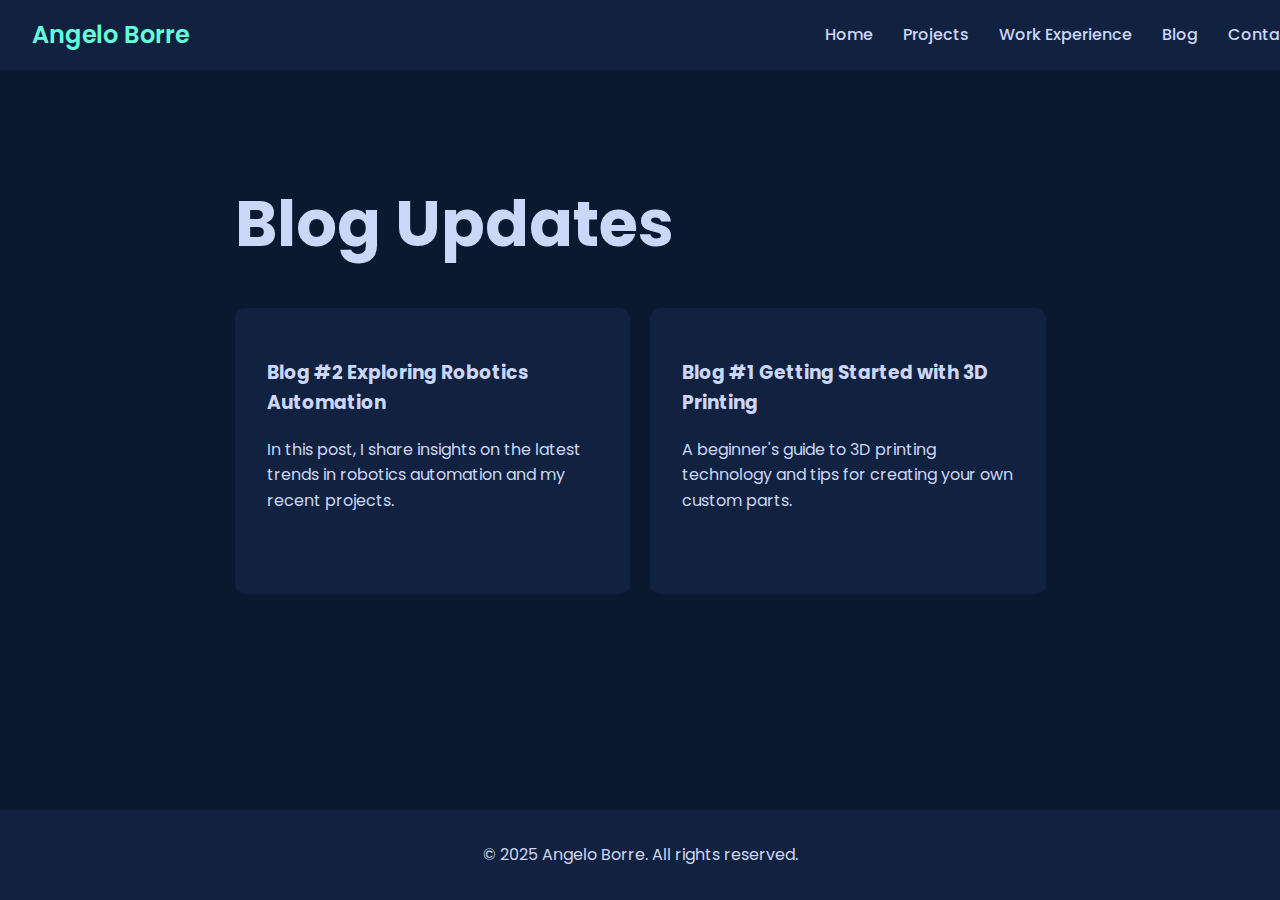
<file: blog.html>
<!DOCTYPE html>
<html lang="en">
<head>
  <meta charset="UTF-8" />
  <meta name="viewport" content="width=device-width, initial-scale=1.0"/>
  <title>My Reflection</title>
  <link href="https://fonts.googleapis.com/css2?family=Poppins:wght@400;600&display=swap" rel="stylesheet" />
  <link rel="stylesheet" href="styles.css" />
</head>
<body>
  <header>
    <nav>
      <div class="logo">Angelo Borre</div>
      <ul class="nav-links">
        <li><a href="index.html">Home</a></li>
        <li><a href="projects.html">Projects</a></li>
        <li><a href="experience.html">Work Experience</a></li>
        <li><a href="blog.html" class="active">Blog</a></li>
        <li><a href="contact.html">Contact</a></li>
      </ul>
    </nav>
  </header>

  <main class="content">
    <h2>Blog Updates</h2>
    <div class="project-grid">
        <div class="project-card">
            <article class="blog-post">
      <h3>Blog #2 Exploring Robotics Automation</h3>
      <p>In this post, I share insights on the latest trends in robotics automation and my recent projects.</p>
    </article>
        </div>
        <div class="project-card">
            <article class="blog-post">
      <h3>Blog #1 Getting Started with 3D Printing</h3>
      <p>A beginner's guide to 3D printing technology and tips for creating your own custom parts.</p>
    </article>
        </div>
    </div>
  </main>

  <footer>
    <p>&copy; 2025 Angelo Borre. All rights reserved.</p>
  </footer>

  <script src="script.js"></script>
</body>
</html>
</file>
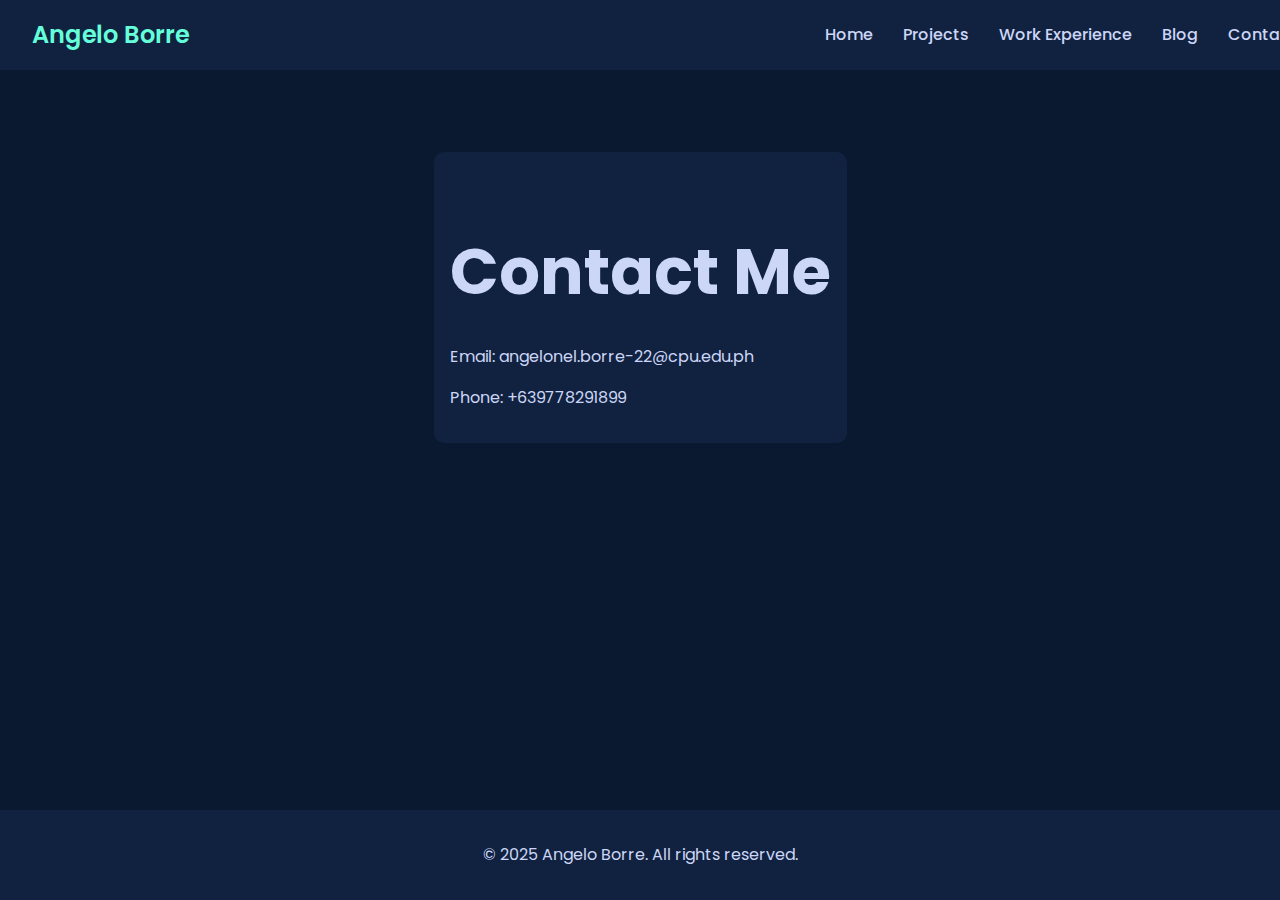
<file: contact.html>
<!DOCTYPE html>
<html lang="en">
<head>
  <meta charset="UTF-8" />
  <meta name="viewport" content="width=device-width, initial-scale=1.0"/>
  <title>Contact me!</title>
  <link href="https://fonts.googleapis.com/css2?family=Poppins:wght@400;600&display=swap" rel="stylesheet" />
  <link rel="stylesheet" href="styles.css" />
</head>
<body>
  <header>
    <nav>
      <div class="logo">Angelo Borre</div>
      <ul class="nav-links">
        <li><a href="index.html">Home</a></li>
        <li><a href="projects.html">Projects</a></li>
        <li><a href="experience.html">Work Experience</a></li>
        <li><a href="blog.html">Blog</a></li>
        <li><a href="contact.html" class="active">Contact</a></li>
      </ul>
    </nav>
  </header>

  <main class="content">
    <div class="project-grid">
        <div class="project-card">
            <h2>Contact Me</h2>
            <p>Email: angelonel.borre-22@cpu.edu.ph</p>
            <p>Phone: +639778291899</p>
        </div>
    </div>
    
  </main>

  <footer>
    <p>&copy; 2025 Angelo Borre. All rights reserved.</p>
  </footer>

  <script src="script.js"></script>
</body>
</html>
</file>
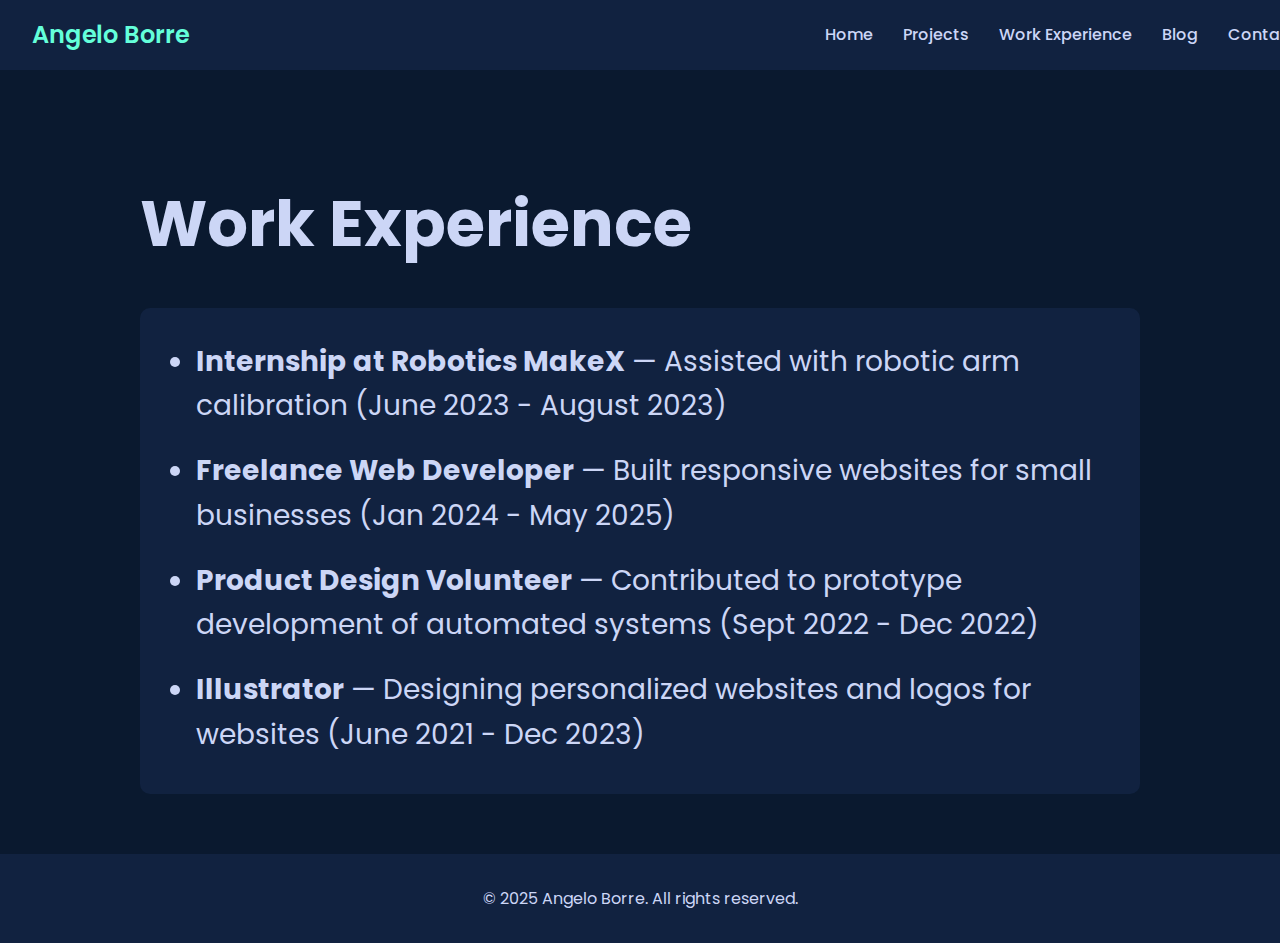
<file: experience.html>
<!DOCTYPE html>
<html lang="en">
<head>
  <meta charset="UTF-8" />
  <meta name="viewport" content="width=device-width, initial-scale=1.0"/>
  <title>Work Experiences</title>
  <link href="https://fonts.googleapis.com/css2?family=Poppins:wght@400;600&display=swap" rel="stylesheet" />
  <link rel="stylesheet" href="styles.css" />
</head>
<body>
  <header>
    <nav>
      <div class="logo">Angelo Borre</div>
      <ul class="nav-links">
        <li><a href="index.html">Home</a></li>
        <li><a href="projects.html">Projects</a></li>
        <li><a href="experience.html" class="active">Work Experience</a></li>
        <li><a href="blog.html">Blog</a></li>
        <li><a href="contact.html">Contact</a></li>
      </ul>
    </nav>
  </header>

  <main class="content">
    <h2>Work Experience</h2>
    <div class="project-grid">
      <div class="project-card">
        <ul>
      <li><strong>Internship at Robotics MakeX</strong> — Assisted with robotic arm calibration (June 2023 - August 2023)</li>
      <li><strong>Freelance Web Developer</strong> — Built responsive websites for small businesses (Jan 2024 - May 2025)</li>
      <li><strong>Product Design Volunteer</strong> — Contributed to prototype development of automated systems (Sept 2022 - Dec 2022)</li>
      <li><strong>Illustrator</strong> — Designing personalized websites and logos for websites (June 2021 - Dec 2023)</li>
    </ul>
      </div>
    </div>
  </main>

  <footer>
    <p>&copy; 2025 Angelo Borre. All rights reserved.</p>
  </footer>

  <script src="script.js"></script>
</body>
</html>
</file>
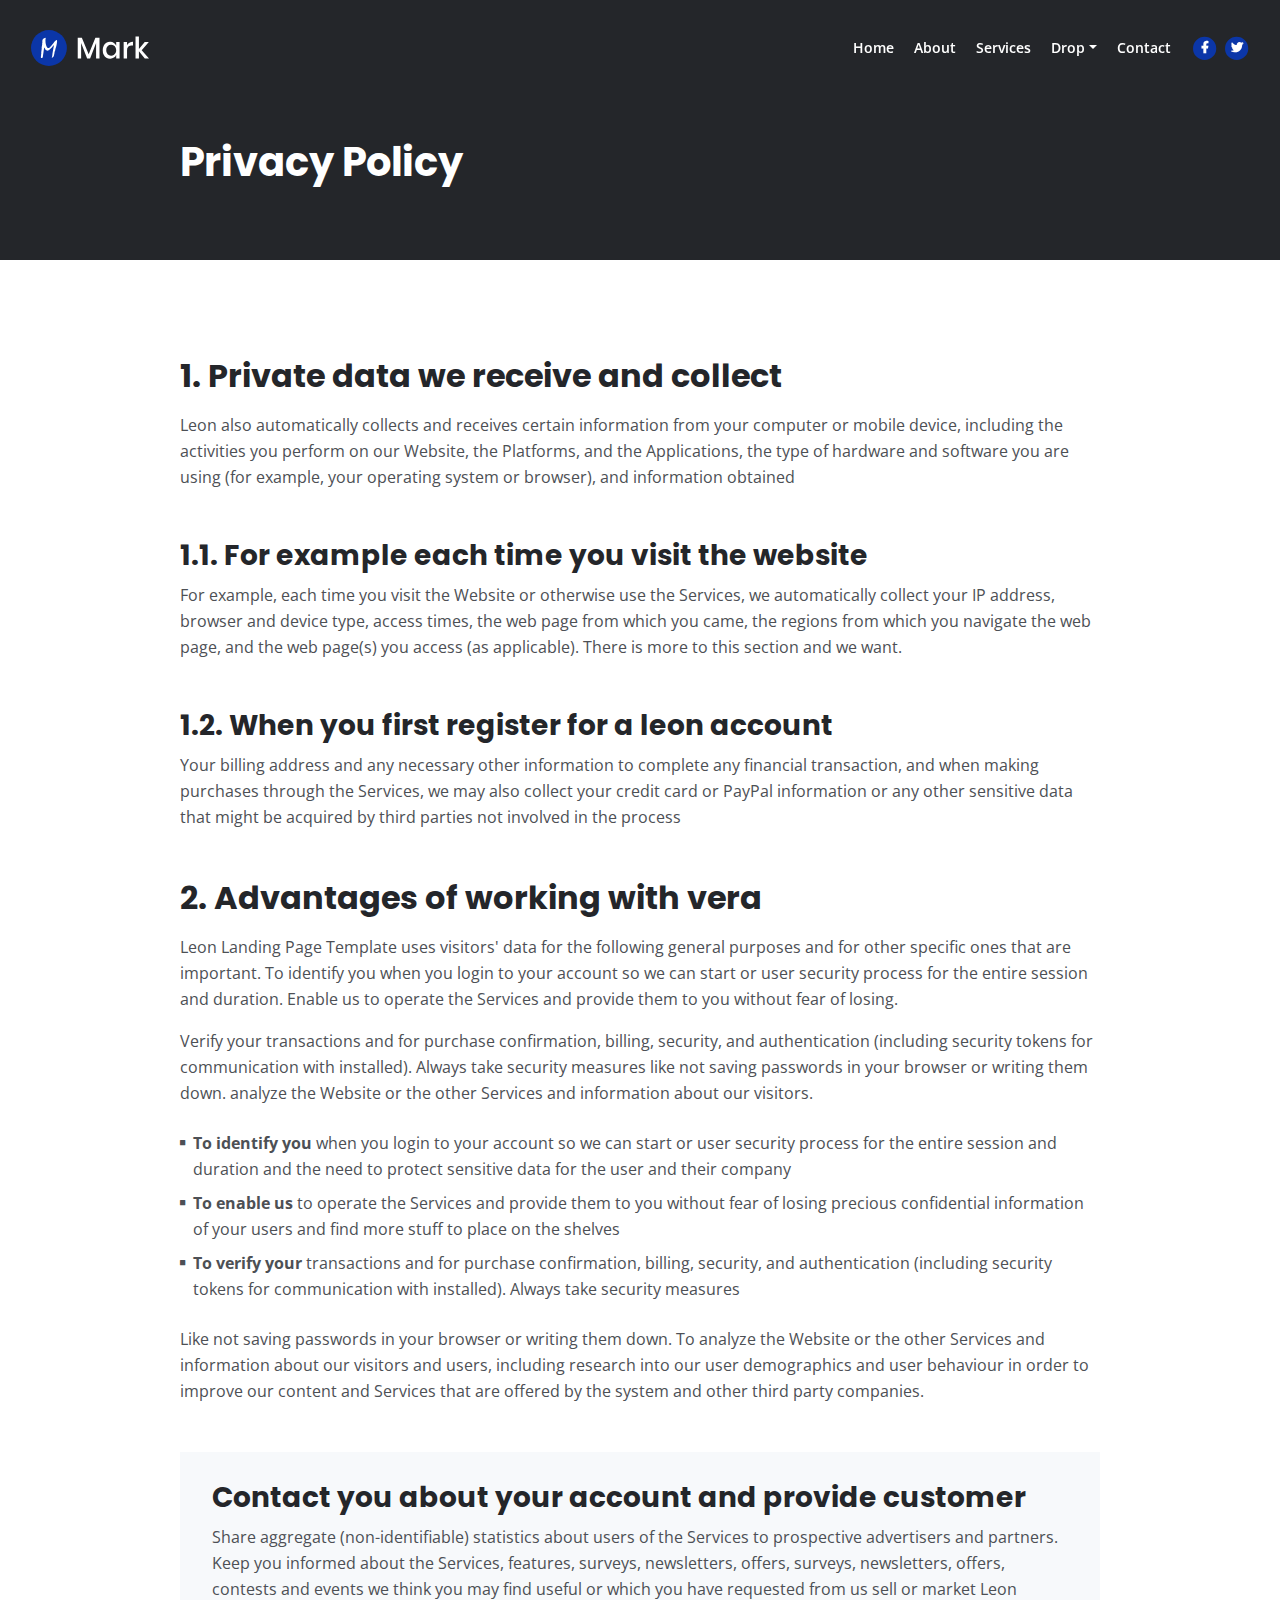
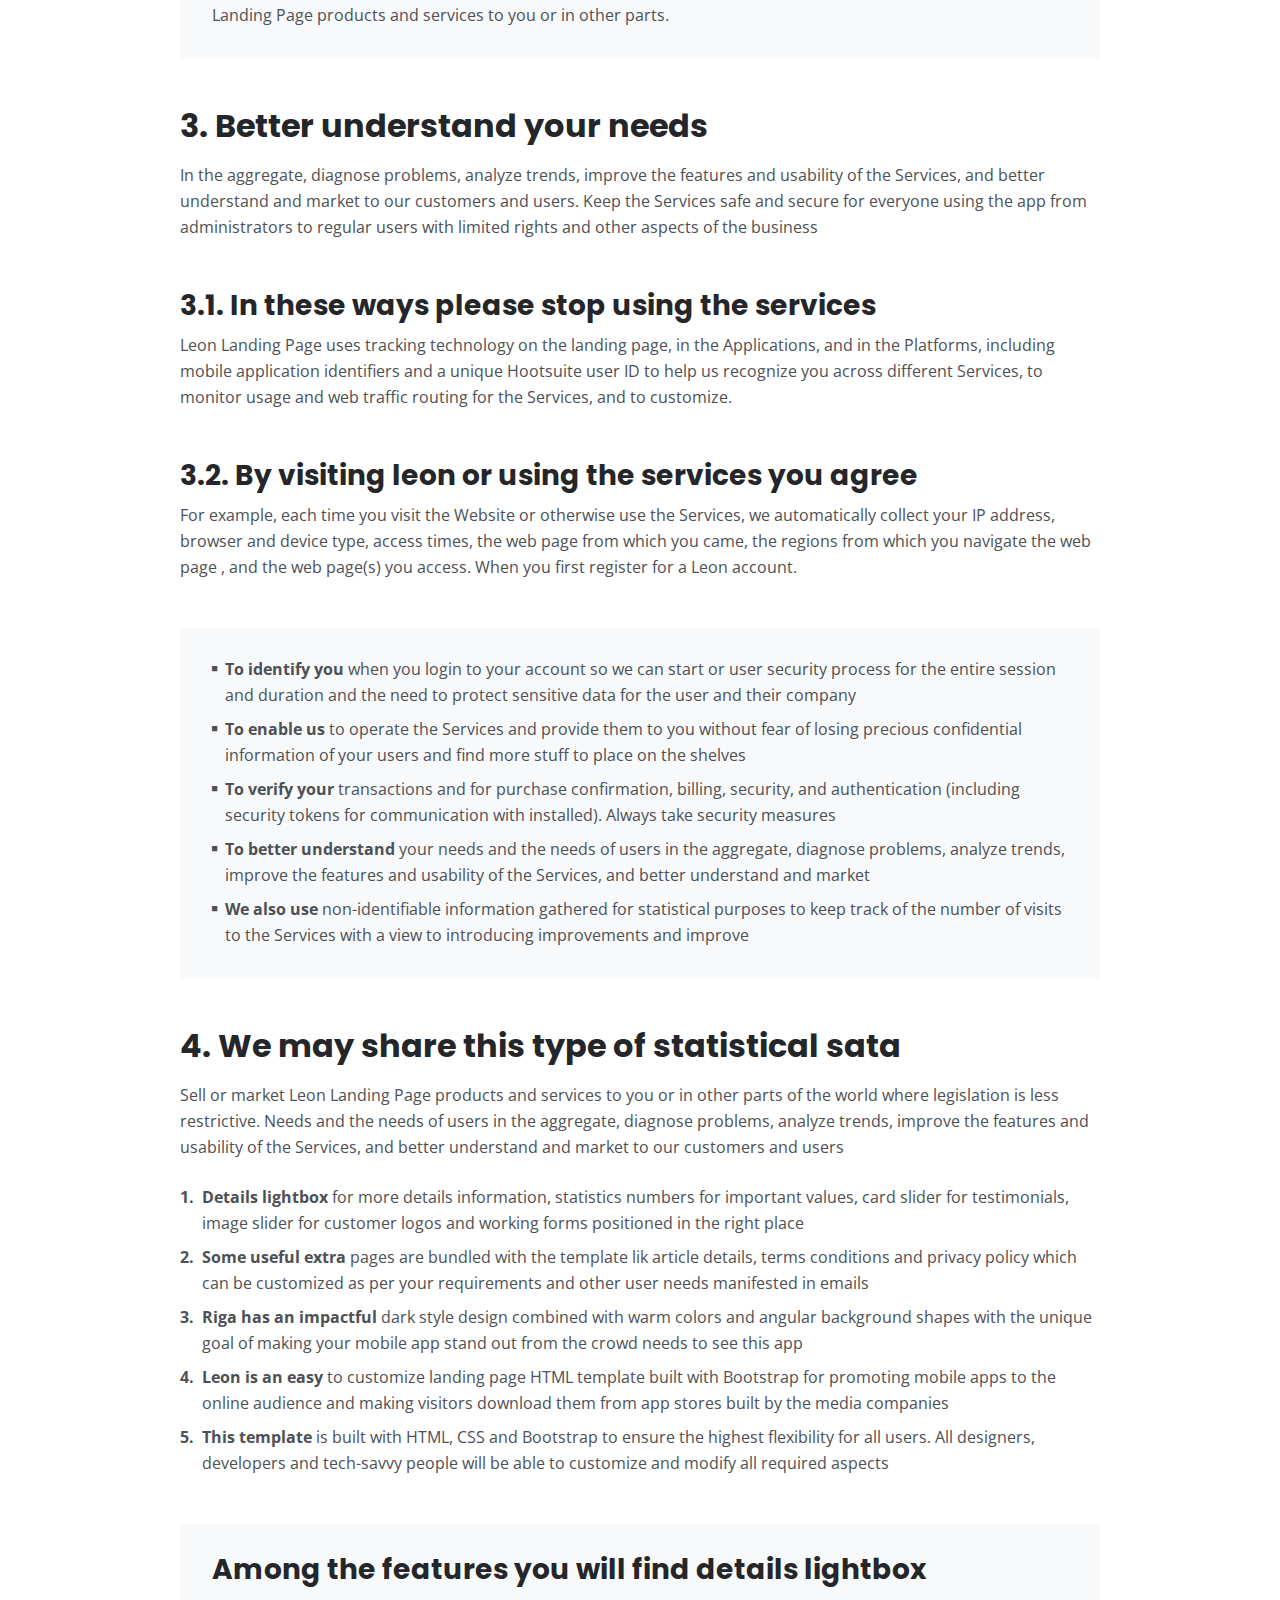
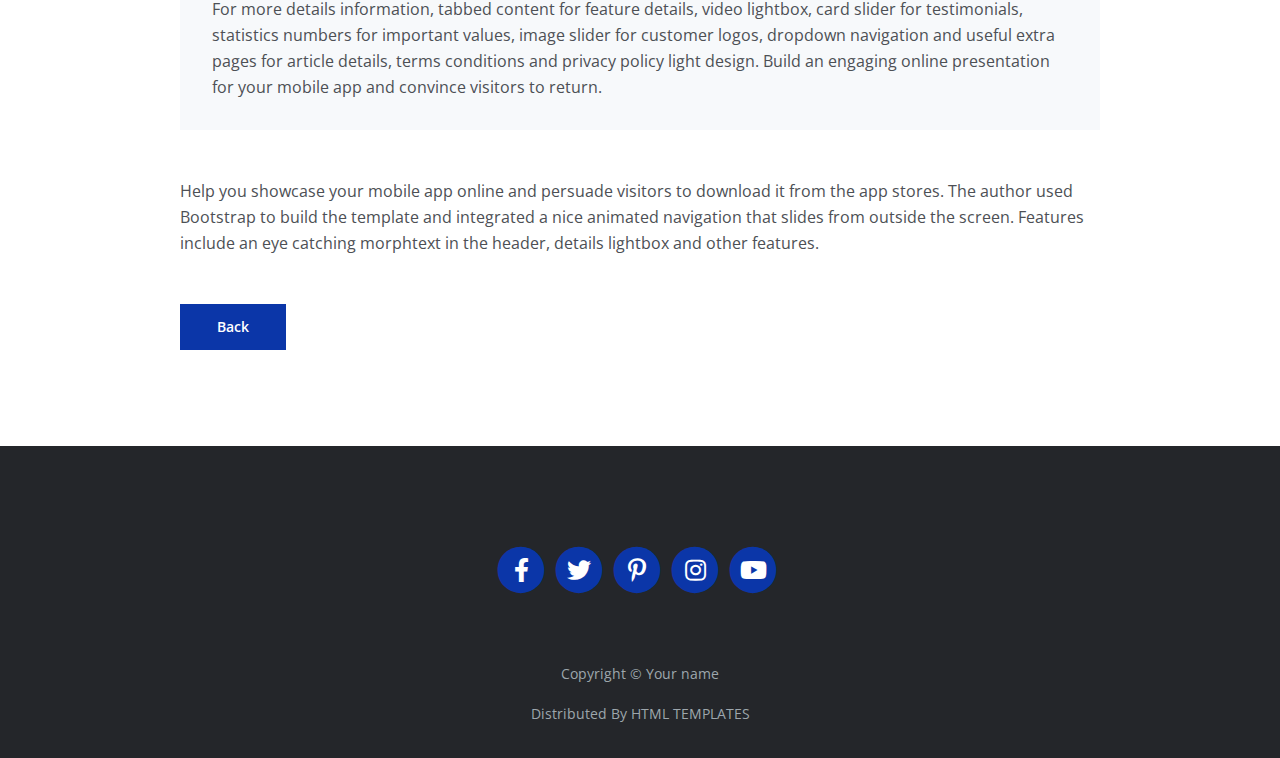
<file: privacy.html>
<!DOCTYPE html>
<html lang="en">
<head>
    <meta charset="utf-8">
    <meta name="viewport" content="width=device-width, initial-scale=1, shrink-to-fit=no">
    
    <!-- SEO Meta Tags -->
    <meta name="description" content="Your description">
    <meta name="author" content="Your name">

    <!-- OG Meta Tags to improve the way the post looks when you share the page on Facebook, Twitter, LinkedIn -->
	<meta property="og:site_name" content="" /> <!-- website name -->
	<meta property="og:site" content="" /> <!-- website link -->
	<meta property="og:title" content=""/> <!-- title shown in the actual shared post -->
	<meta property="og:description" content="" /> <!-- description shown in the actual shared post -->
	<meta property="og:image" content="" /> <!-- image link, make sure it's jpg -->
	<meta property="og:url" content="" /> <!-- where do you want your post to link to -->
	<meta name="twitter:card" content="summary_large_image"> <!-- to have large image post format in Twitter -->

    <!-- Webpage Title -->
    <title>Privacy Policy - Mark</title>
    
    <!-- Styles -->
    <link rel="preconnect" href="https://fonts.gstatic.com">
    <link href="https://fonts.googleapis.com/css2?family=Open+Sans:ital,wght@0,400;0,600;0,700;1,400&family=Poppins:wght@600&display=swap" rel="stylesheet">
    <link href="css/bootstrap.css" rel="stylesheet">
    <link href="css/fontawesome-all.css" rel="stylesheet">
	<link href="css/styles.css" rel="stylesheet">
	
	<!-- Favicon  -->
    <link rel="icon" href="images/favicon.png">
</head>
<body data-spy="scroll" data-target=".fixed-top">
    
    <!-- Navigation -->
    <nav class="navbar navbar-expand-lg fixed-top navbar-dark">
        <div class="container">
            
            <!-- Image Logo -->
            <a class="navbar-brand logo-image" href="index.html"><img src="images/logo.svg" alt="alternative"></a>  

            <!-- Text Logo - Use this if you don't have a graphic logo -->
            <!-- <a class="navbar-brand logo-text page-scroll" href="index.html">Mark</a> -->

            <button class="navbar-toggler p-0 border-0" type="button" data-toggle="offcanvas">
                <span class="navbar-toggler-icon"></span>
            </button>

            <div class="navbar-collapse offcanvas-collapse" id="navbarsExampleDefault">
                <ul class="navbar-nav ml-auto">
                    <li class="nav-item">
                        <a class="nav-link page-scroll" href="index.html#header">Home <span class="sr-only">(current)</span></a>
                    </li>
                    <li class="nav-item">
                        <a class="nav-link page-scroll" href="index.html#about">About</a>
                    </li>
                    <li class="nav-item">
                        <a class="nav-link page-scroll" href="index.html#services">Services</a>
                    </li>
                    <li class="nav-item dropdown">
                        <a class="nav-link dropdown-toggle" href="#" id="dropdown01" data-toggle="dropdown" aria-haspopup="true" aria-expanded="false">Drop</a>
                        <div class="dropdown-menu" aria-labelledby="dropdown01">
                            <a class="dropdown-item page-scroll" href="project.html">Project Details</a>
                            <div class="dropdown-divider"></div>
                            <a class="dropdown-item page-scroll" href="terms.html">Terms Conditions</a>
                            <div class="dropdown-divider"></div>
                            <a class="dropdown-item page-scroll" href="privacy.html">Privacy Policy</a>
                        </div>
                    </li>
                    <li class="nav-item">
                        <a class="nav-link page-scroll" href="index.html#contact">Contact</a>
                    </li>
                </ul>
                <span class="nav-item social-icons">
                    <span class="fa-stack">
                        <a href="#your-link">
                            <i class="fas fa-circle fa-stack-2x"></i>
                            <i class="fab fa-facebook-f fa-stack-1x"></i>
                        </a>
                    </span>
                    <span class="fa-stack">
                        <a href="#your-link">
                            <i class="fas fa-circle fa-stack-2x"></i>
                            <i class="fab fa-twitter fa-stack-1x"></i>
                        </a>
                    </span>
                </span>
            </div> <!-- end of navbar-collapse -->
        </div> <!-- end of container -->
    </nav> <!-- end of navbar -->
    <!-- end of navigation -->


    <!-- Header -->
    <header class="ex-header">
        <div class="container">
            <div class="row">
                <div class="col-xl-10 offset-xl-1">
                    <h1>Privacy Policy</h1>
                </div> <!-- end of col -->
            </div> <!-- end of row -->
        </div> <!-- end of container -->
    </header> <!-- end of ex-header -->
    <!-- end of header -->


    <!-- Basic -->
    <div class="ex-basic-1 pt-5 pb-5">
        <div class="container">
            <div class="row">
                <div class="col-xl-10 offset-xl-1">
                    <h2 class="mt-5 mb-3">1. Private data we receive and collect</h2>
                    <p class="mb-5">Leon also automatically collects and receives certain information from your computer or mobile device, including the activities you perform on our Website, the Platforms, and the Applications, the type of hardware and software you are using (for example, your operating system or browser), and information obtained</p>
                    <h3>1.1. For example each time you visit the website</h3>
                    <p class="mb-5">For example, each time you visit the Website or otherwise use the Services, we automatically collect your IP address, browser and device type, access times, the web page from which you came, the regions from which you navigate the web page, and the web page(s) you access (as applicable). There is more to this section and we want.</p>
                    <h3>1.2. When you first register for a leon account</h3>
                    <p class="mb-5">Your billing address and any necessary other information to complete any financial transaction, and when making purchases through the Services, we may also collect your credit card or PayPal information or any other sensitive data that might be acquired by third parties not involved in the process</p>
                    
                    <h2 class="mb-3">2. Advantages of working with vera</h2>
                    <p>Leon Landing Page Template uses visitors' data for the following general purposes and for other specific ones that are important. To identify you when you login to your account so we can start or user security process for the entire session and duration. Enable us to operate the Services and provide them to you without fear of losing.</p>
                    <p class="mb-4">Verify your transactions and for purchase confirmation, billing, security, and authentication (including security tokens for communication with installed). Always take security measures like not saving passwords in your browser or writing them down. analyze the Website or the other Services and information about our visitors.</p>
                    <ul class="list-unstyled li-space-lg mb-4">
                        <li class="media">
                            <i class="fas fa-square"></i>
                            <div class="media-body"><strong>To identify you</strong> when you login to your account so we can start or user security process for the entire session and duration and the need to protect sensitive data for the user and their company</div>
                        </li>
                        <li class="media">
                            <i class="fas fa-square"></i>
                            <div class="media-body"><strong>To enable us</strong> to operate the Services and provide them to you without fear of losing precious confidential information of your users and find more stuff to place on the shelves</div>
                        </li>
                        <li class="media">
                            <i class="fas fa-square"></i>
                            <div class="media-body"><strong>To verify your</strong> transactions and for purchase confirmation, billing, security, and authentication (including security tokens for communication with installed). Always take security measures</div>
                        </li>
                    </ul>
                    <p class="mb-5">Like not saving passwords in your browser or writing them down. To analyze the Website or the other Services and information about our visitors and users, including research into our user demographics and user behaviour in order to improve our content and Services that are offered by the system and other third party companies.</p>
                    <div class="text-box mb-5">
                        <h3>Contact you about your account and provide customer</h3>
                        <p>Share aggregate (non-identifiable) statistics about users of the Services to prospective advertisers and partners. Keep you informed about the Services, features, surveys, newsletters, offers, surveys, newsletters, offers, contests and events we think you may find useful or which you have requested from us sell or market Leon Landing Page products and services to you or in other parts.</p>
                    </div> <!-- end of text-box -->
                    
                    <h2 class="mb-3">3. Better understand your needs</h2>
                    <p class="mb-5"> In the aggregate, diagnose problems, analyze trends, improve the features and usability of the Services, and better understand and market to our customers and users. Keep the Services safe and secure for everyone using the app from administrators to regular users with limited rights and other aspects of the business</p>
                    <h3>3.1. In these ways please stop using the services</h3>
                    <p class="mb-5">Leon Landing Page uses tracking technology on the landing page, in the Applications, and in the Platforms, including mobile application identifiers and a unique Hootsuite user ID to help us recognize you across different Services, to monitor usage and web traffic routing for the Services, and to customize.</p>
                    <h3>3.2. By visiting leon or using the services you agree</h3>
                    <p class="mb-5">For example, each time you visit the Website or otherwise use the Services, we automatically collect your IP address, browser and device type, access times, the web page from which you came, the regions from which you navigate the web page , and the web page(s) you access. When you first register for a Leon account.</p>
                    <div class="text-box mb-5">
                        <ul class="list-unstyled li-space-lg">
                            <li class="media">
                                <i class="fas fa-square"></i>
                                <div class="media-body"><strong>To identify you</strong> when you login to your account so we can start or user security process for the entire session and duration and the need to protect sensitive data for the user and their company</div>
                            </li>
                            <li class="media">
                                <i class="fas fa-square"></i>
                                <div class="media-body"><strong>To enable us</strong> to operate the Services and provide them to you without fear of losing precious confidential information of your users and find more stuff to place on the shelves</div>
                            </li>
                            <li class="media">
                                <i class="fas fa-square"></i>
                                <div class="media-body"><strong>To verify your</strong> transactions and for purchase confirmation, billing, security, and authentication (including security tokens for communication with installed). Always take security measures</div>
                            </li>
                            <li class="media">
                                <i class="fas fa-square"></i>
                                <div class="media-body"><strong>To better understand</strong> your needs and the needs of users in the aggregate, diagnose problems, analyze trends, improve the features and usability of the Services, and better understand and market</div>
                            </li>
                            <li class="media">
                                <i class="fas fa-square"></i>
                                <div class="media-body"><strong>We also use</strong> non-identifiable information gathered for statistical purposes to keep track of the number of visits to the Services with a view to introducing improvements and improve</div>
                            </li>
                        </ul>
                    </div> <!-- end of text-box -->
                    
                    <h2 class="mb-3">4. We may share this type of statistical sata</h2>
                    <p class="mb-4">Sell or market Leon Landing Page products and services to you or in other parts of the world where legislation is less restrictive. Needs and the needs of users in the aggregate, diagnose problems, analyze trends, improve the features and usability of the Services, and better understand and market to our customers and users</p>
                    <ul class="list-unstyled li-space-lg mb-5">
                        <li class="media">
                            <strong>1.</strong>
                            <div class="media-body"><strong>Details lightbox</strong> for more details information, statistics numbers for important values, card slider for testimonials, image slider for customer logos and working forms positioned in the right place</div>
                        </li>
                        <li class="media">
                            <strong>2.</strong>
                            <div class="media-body"><strong>Some useful extra</strong> pages are bundled with the template lik article details, terms conditions and privacy policy which can be customized as per your requirements and other user needs manifested in emails</div>
                        </li>
                        <li class="media">
                            <strong>3.</strong>
                            <div class="media-body"><strong>Riga has an impactful</strong> dark style design combined with warm colors and angular background shapes with the unique goal of making your mobile app stand out from the crowd needs to see this app</div>
                        </li>
                        <li class="media">
                            <strong>4.</strong>
                            <div class="media-body"><strong>Leon is an easy</strong> to customize landing page HTML template built with Bootstrap for promoting mobile apps to the online audience and making visitors download them from app stores built by the media companies</div>
                        </li>
                        <li class="media">
                            <strong>5.</strong>
                            <div class="media-body"><strong>This template</strong> is built with HTML, CSS and Bootstrap to ensure the highest flexibility for all users. All designers, developers and tech-savvy people will be able to customize and modify all required aspects</div>
                        </li>
                    </ul>
                    
                    <div class="text-box mb-5">
                        <h3>Among the features you will find details lightbox</h3>
                        <p>For more details information, tabbed content for feature details, video lightbox, card slider for testimonials, statistics numbers for important values, image slider for customer logos, dropdown navigation and useful extra pages for article details, terms conditions and privacy policy light design. Build an engaging online presentation for your mobile app and convince visitors to return.</p>
                    </div> <!-- end of text-box -->
                    <p class="mb-5">Help you showcase your mobile app online and persuade visitors to download it from the app stores. The author used Bootstrap to build the template and integrated a nice animated navigation that slides from outside the screen. Features include an eye catching morphtext in the header, details lightbox and other features.</p>
                    
                    <a class="btn-solid-reg mb-5" href="index.html">Back</a>
                </div> <!-- end of col -->
            </div> <!-- end of row -->
        </div> <!-- end of container -->
    </div> <!-- end of ex-basic-1 -->
    <!-- end of basic -->


    <!-- Footer -->
    <div class="footer bg-gray">
        <div class="container">
            <div class="row">
                <div class="col-lg-12">
                    <div class="social-container">
                        <span class="fa-stack">
                            <a href="#your-link">
                                <i class="fas fa-circle fa-stack-2x"></i>
                                <i class="fab fa-facebook-f fa-stack-1x"></i>
                            </a>
                        </span>
                        <span class="fa-stack">
                            <a href="#your-link">
                                <i class="fas fa-circle fa-stack-2x"></i>
                                <i class="fab fa-twitter fa-stack-1x"></i>
                            </a>
                        </span>
                        <span class="fa-stack">
                            <a href="#your-link">
                                <i class="fas fa-circle fa-stack-2x"></i>
                                <i class="fab fa-pinterest-p fa-stack-1x"></i>
                            </a>
                        </span>
                        <span class="fa-stack">
                            <a href="#your-link">
                                <i class="fas fa-circle fa-stack-2x"></i>
                                <i class="fab fa-instagram fa-stack-1x"></i>
                            </a>
                        </span>
                        <span class="fa-stack">
                            <a href="#your-link">
                                <i class="fas fa-circle fa-stack-2x"></i>
                                <i class="fab fa-youtube fa-stack-1x"></i>
                            </a>
                        </span>
                    </div> <!-- end of social-container -->
                </div> <!-- end of col -->
            </div> <!-- end of row -->
        </div> <!-- end of container -->
    </div> <!-- end of footer -->  
    <!-- end of footer -->


    <!-- Copyright -->
    <div class="copyright bg-gray">
        <div class="container">
            <div class="row">
                <div class="col-lg-12">
                    <p class="p-small">Copyright © <a class="no-line" href="#your-link">Your name</a></p>
                </div> <!-- end of col -->
            </div> <!-- enf of row -->
        </div> <!-- end of container -->

        <div class="container">
            <div class="row">
                <div class="col-lg-12">
                    <p class="p-small">Distributed By <a class="no-line" href="https://htmltemplates.co">HTML TEMPLATES</a></p>
                </div> <!-- end of col -->
            </div> <!-- enf of row -->
        </div> <!-- end of container -->
    </div> <!-- end of copyright --> 
    <!-- end of copyright -->
    
    	
    <!-- Scripts -->
    <script src="js/jquery.min.js"></script> <!-- jQuery for Bootstrap's JavaScript plugins -->
    <script src="js/bootstrap.min.js"></script> <!-- Bootstrap framework -->
    <script src="js/jquery.easing.min.js"></script> <!-- jQuery Easing for smooth scrolling between anchors -->
    <script src="js/scripts.js"></script> <!-- Custom scripts -->
</body>
</html>
</file>
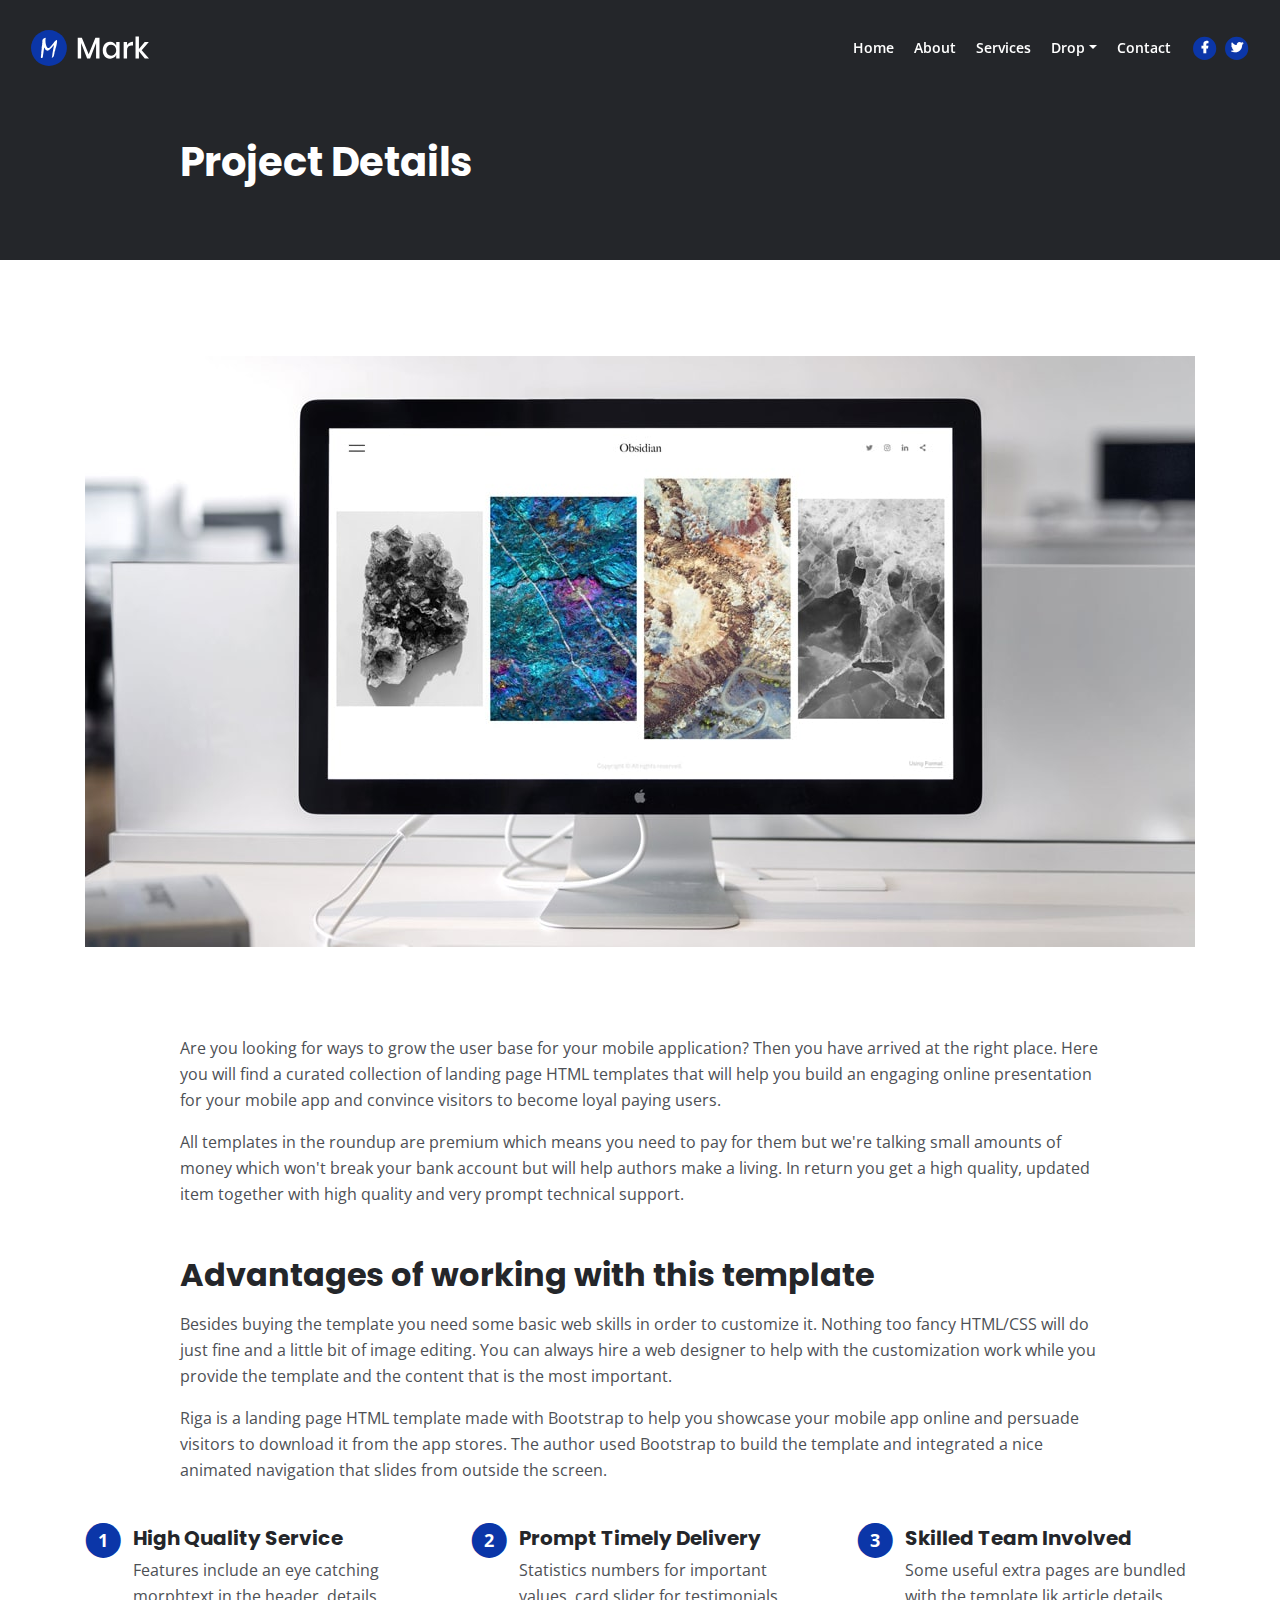
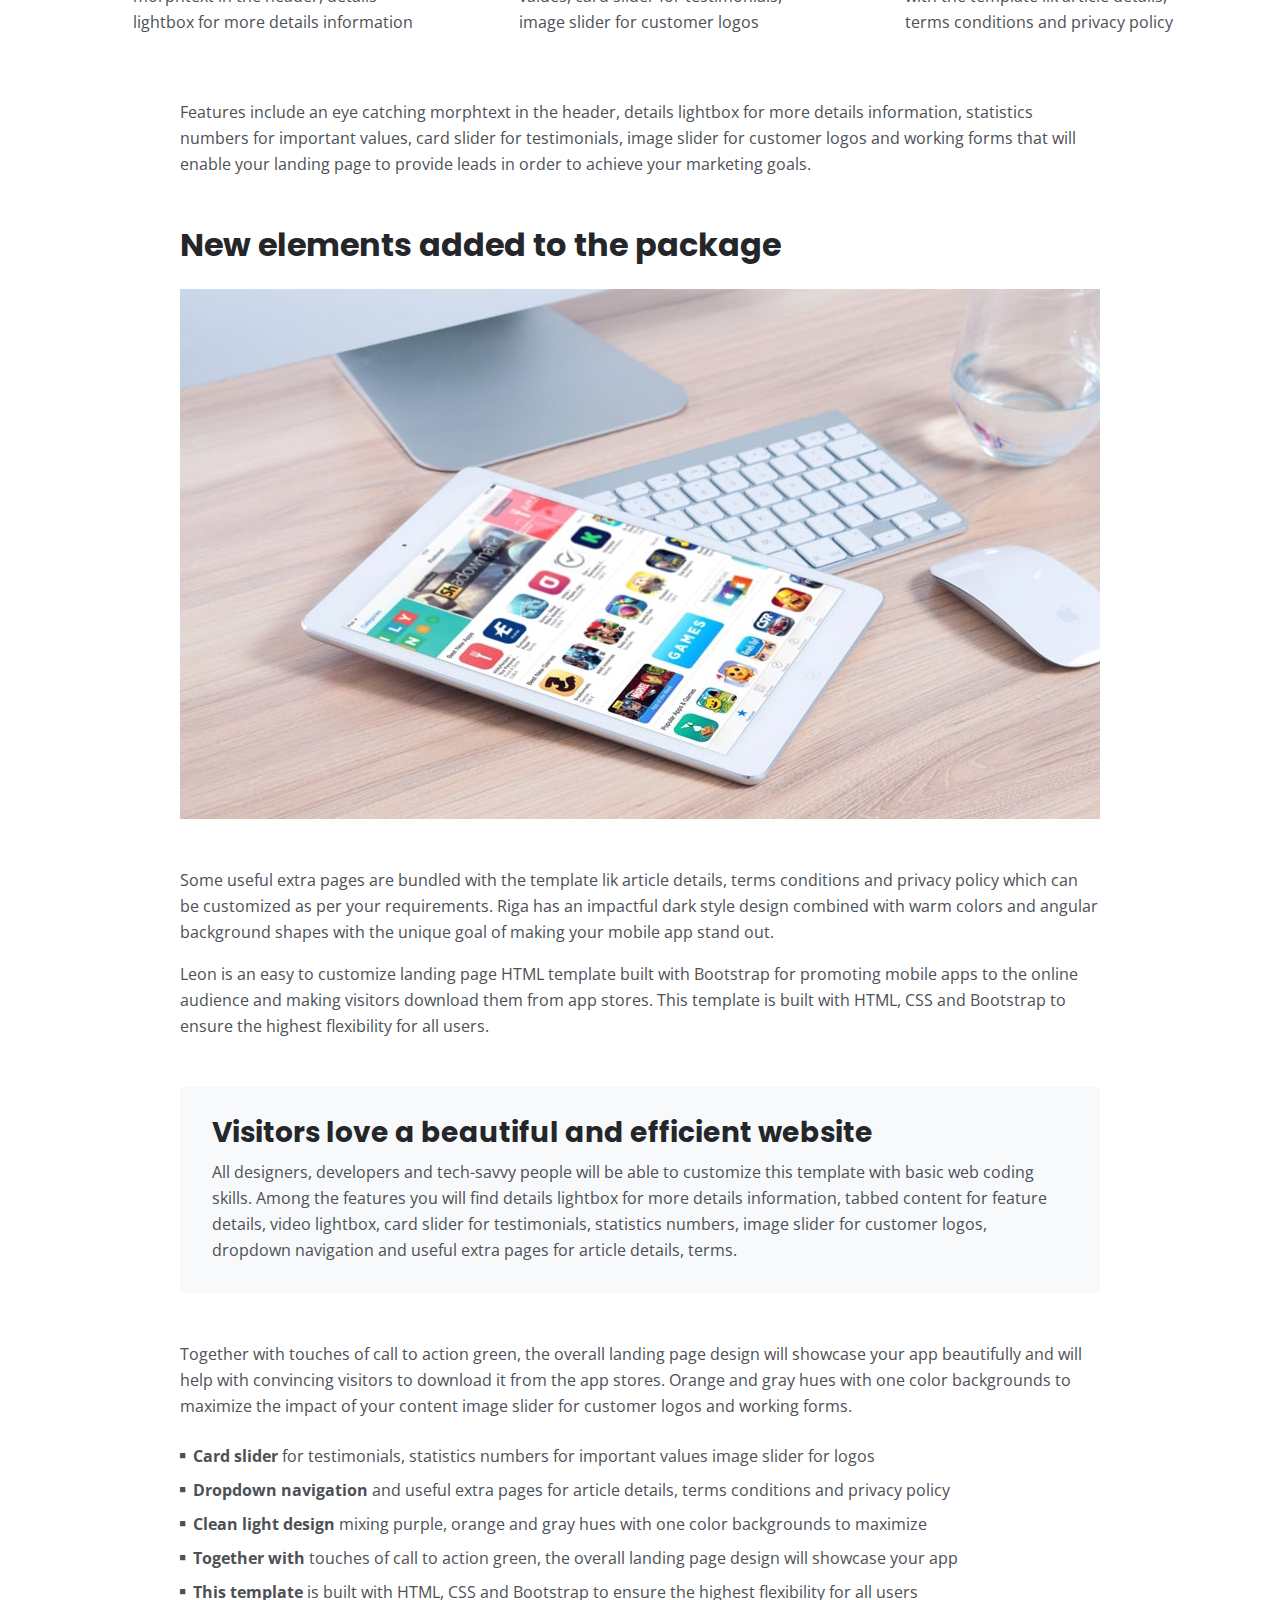
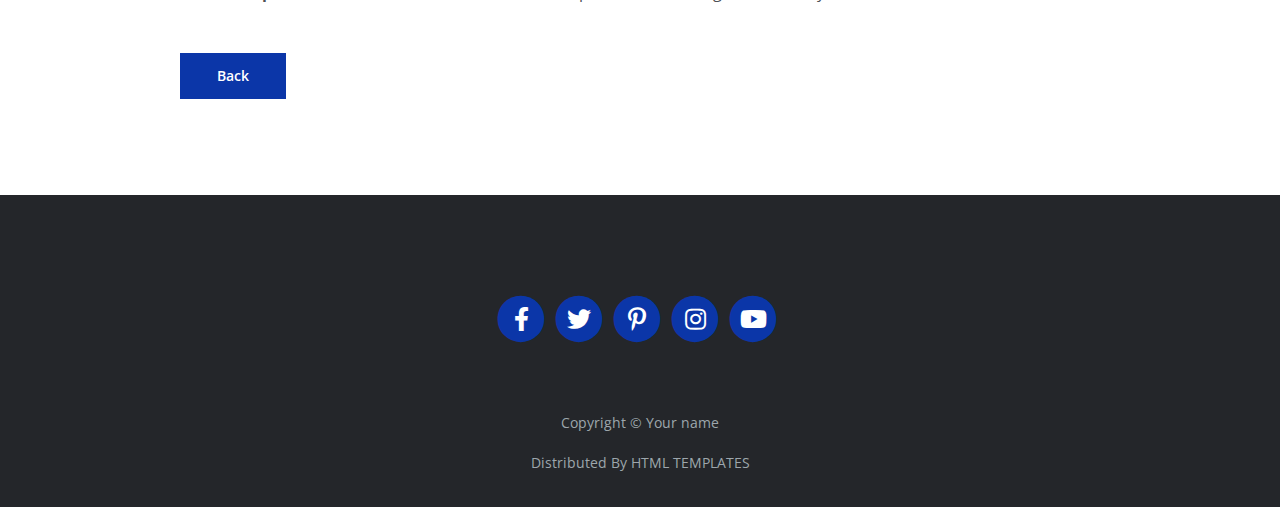
<file: project.html>
<!DOCTYPE html>
<html lang="en">
<head>
    <meta charset="utf-8">
    <meta name="viewport" content="width=device-width, initial-scale=1, shrink-to-fit=no">
    
    <!-- SEO Meta Tags -->
    <meta name="description" content="Your description">
    <meta name="author" content="Your name">

    <!-- OG Meta Tags to improve the way the post looks when you share the page on Facebook, Twitter, LinkedIn -->
	<meta property="og:site_name" content="" /> <!-- website name -->
	<meta property="og:site" content="" /> <!-- website link -->
	<meta property="og:title" content=""/> <!-- title shown in the actual shared post -->
	<meta property="og:description" content="" /> <!-- description shown in the actual shared post -->
	<meta property="og:image" content="" /> <!-- image link, make sure it's jpg -->
	<meta property="og:url" content="" /> <!-- where do you want your post to link to -->
	<meta name="twitter:card" content="summary_large_image"> <!-- to have large image post format in Twitter -->

    <!-- Webpage Title -->
    <title>Project Details - Mark</title>
    
    <!-- Styles -->
    <link rel="preconnect" href="https://fonts.gstatic.com">
    <link href="https://fonts.googleapis.com/css2?family=Open+Sans:ital,wght@0,400;0,600;0,700;1,400&family=Poppins:wght@600&display=swap" rel="stylesheet">
    <link href="css/bootstrap.css" rel="stylesheet">
    <link href="css/fontawesome-all.css" rel="stylesheet">
	<link href="css/styles.css" rel="stylesheet">
	
	<!-- Favicon  -->
    <link rel="icon" href="images/favicon.png">
</head>
<body data-spy="scroll" data-target=".fixed-top">
    
    <!-- Navigation -->
    <nav class="navbar navbar-expand-lg fixed-top navbar-dark">
        <div class="container">
            
            <!-- Image Logo -->
            <a class="navbar-brand logo-image" href="index.html"><img src="images/logo.svg" alt="alternative"></a>  

            <!-- Text Logo - Use this if you don't have a graphic logo -->
            <!-- <a class="navbar-brand logo-text page-scroll" href="index.html">Mark</a> -->

            <button class="navbar-toggler p-0 border-0" type="button" data-toggle="offcanvas">
                <span class="navbar-toggler-icon"></span>
            </button>

            <div class="navbar-collapse offcanvas-collapse" id="navbarsExampleDefault">
                <ul class="navbar-nav ml-auto">
                    <li class="nav-item">
                        <a class="nav-link page-scroll" href="index.html#header">Home <span class="sr-only">(current)</span></a>
                    </li>
                    <li class="nav-item">
                        <a class="nav-link page-scroll" href="index.html#about">About</a>
                    </li>
                    <li class="nav-item">
                        <a class="nav-link page-scroll" href="index.html#services">Services</a>
                    </li>
                    <li class="nav-item dropdown">
                        <a class="nav-link dropdown-toggle" href="#" id="dropdown01" data-toggle="dropdown" aria-haspopup="true" aria-expanded="false">Drop</a>
                        <div class="dropdown-menu" aria-labelledby="dropdown01">
                            <a class="dropdown-item page-scroll" href="project.html">Project Details</a>
                            <div class="dropdown-divider"></div>
                            <a class="dropdown-item page-scroll" href="terms.html">Terms Conditions</a>
                            <div class="dropdown-divider"></div>
                            <a class="dropdown-item page-scroll" href="privacy.html">Privacy Policy</a>
                        </div>
                    </li>
                    <li class="nav-item">
                        <a class="nav-link page-scroll" href="index.html#contact">Contact</a>
                    </li>
                </ul>
                <span class="nav-item social-icons">
                    <span class="fa-stack">
                        <a href="#your-link">
                            <i class="fas fa-circle fa-stack-2x"></i>
                            <i class="fab fa-facebook-f fa-stack-1x"></i>
                        </a>
                    </span>
                    <span class="fa-stack">
                        <a href="#your-link">
                            <i class="fas fa-circle fa-stack-2x"></i>
                            <i class="fab fa-twitter fa-stack-1x"></i>
                        </a>
                    </span>
                </span>
            </div> <!-- end of navbar-collapse -->
        </div> <!-- end of container -->
    </nav> <!-- end of navbar -->
    <!-- end of navigation -->


    <!-- Header -->
    <header class="ex-header">
        <div class="container">
            <div class="row">
                <div class="col-xl-10 offset-xl-1">
                    <h1>Project Details</h1>
                </div> <!-- end of col -->
            </div> <!-- end of row -->
        </div> <!-- end of container -->
    </header> <!-- end of ex-header -->
    <!-- end of header -->


    <!-- Basic -->
    <div class="ex-basic-1 pt-5 pb-5">
        <div class="container">
            <div class="row">
                <div class="col-lg-12">
                    <img class="img-fluid mt-5 mb-3" src="images/project-details-large.jpg" alt="alternative">
                </div> <!-- end of col -->
            </div> <!-- end of row -->
        </div> <!-- end of container -->
    </div> <!-- end of ex-basic-1 -->
    <!-- end of basic -->


    <!-- Basic -->
    <div class="ex-basic-1 pt-4">
        <div class="container">
            <div class="row">
                <div class="col-xl-10 offset-xl-1">
                    <p>Are you looking for ways to grow the user base for your mobile application? Then you have arrived at the right place. Here you will find a curated collection of landing page HTML templates that will help you build an engaging online presentation for your mobile app and convince visitors to become loyal paying users.</p>
                    <p class="mb-5">All templates in the roundup are premium which means you need to pay for them but we're talking small amounts of money which won't break your bank account but will help authors make a living. In return you get a high quality, updated item together with high quality and very prompt technical support.</p>

                    <h2 class="mb-3">Advantages of working with this template</h2>
                    <p>Besides buying the template you need some basic web skills in order to customize it. Nothing too fancy HTML/CSS will do just fine and a little bit of image editing. You can always hire a web designer to help with the customization work while you provide the template and the content that is the most important.</p>
                    <p class="mb-4">Riga is a landing page HTML template made with Bootstrap to help you showcase your mobile app online and persuade visitors to download it from the app stores. The author used Bootstrap to build the template and integrated a nice animated navigation that slides from outside the screen.</p>
                </div> <!-- end of col -->
            </div> <!-- end of row -->
        </div> <!-- end of container -->
    </div> <!-- end of ex-basic-1 -->
    <!-- end of basic -->


    <!-- Cards -->
    <div class="ex-cards-1 pt-3 pb-3">
        <div class="container">
            <div class="row">
                <div class="col-lg-12">
                    
                    <!-- Card -->
                    <div class="card">
                        <ul class="list-unstyled">
                            <li class="media">
                                <span class="fa-stack">
                                    <span class="fas fa-circle fa-stack-2x"></span>
                                    <span class="fa-stack-1x">1</span>
                                </span>
                                <div class="media-body">
                                    <h5>High Quality Service</h5>
                                    <p>Features include an eye catching morphtext in the header, details lightbox for more details information</p>
                                </div>
                            </li>
                        </ul>
                    </div> <!-- end of card -->
                    <!-- end of card -->

                    <!-- Card -->
                    <div class="card">
                        <ul class="list-unstyled">
                            <li class="media">
                                <span class="fa-stack">
                                    <span class="fas fa-circle fa-stack-2x"></span>
                                    <span class="fa-stack-1x">2</span>
                                </span>
                                <div class="media-body">
                                    <h5>Prompt Timely Delivery</h5>
                                    <p>Statistics numbers for important values, card slider for testimonials, image slider for customer logos</p>
                                </div>
                            </li>
                        </ul>
                    </div> <!-- end of card -->
                    <!-- end of card -->

                    <!-- Card -->
                    <div class="card">
                        <ul class="list-unstyled">
                            <li class="media">
                                <span class="fa-stack">
                                    <span class="fas fa-circle fa-stack-2x"></span>
                                    <span class="fa-stack-1x">3</span>
                                </span>
                                <div class="media-body">
                                    <h5>Skilled Team Involved</h5>
                                    <p>Some useful extra pages are bundled with the template lik article details, terms conditions and privacy policy</p>
                                </div>
                            </li>
                        </ul>
                    </div> <!-- end of card -->
                    <!-- end of card -->

                </div> <!-- end of col -->   
            </div> <!-- end of row -->   
        </div> <!-- end of container -->   
    </div> <!-- end of ex-cards-1 -->
    <!-- end of cards -->


    <!-- Basic -->
    <div class="ex-basic-1 pt-3 pb-5">
        <div class="container">
            <div class="row">
                <div class="col-xl-10 offset-xl-1">
                    <p class="mb-5">Features include an eye catching morphtext in the header, details lightbox for more details information, statistics numbers for important values, card slider for testimonials, image slider for customer logos and working forms that will enable your landing page to provide leads in order to achieve your marketing goals.</p>
                    
                    <h2 class="mb-4">New elements added to the package</h2>
                    <img class="img-fluid mb-5" src="images/project-details-small.jpg" alt="alternative">
                    <p>Some useful extra pages are bundled with the template lik article details, terms conditions and privacy policy which can be customized as per your requirements. Riga has an impactful dark style design combined with warm colors and angular background shapes with the unique goal of making your mobile app stand out.</p>
                    <p class="mb-5">Leon is an easy to customize landing page HTML template built with Bootstrap for promoting mobile apps to the online audience and making visitors download them from app stores. This template is built with HTML, CSS and Bootstrap to ensure the highest flexibility for all users.</p>
                    <div class="text-box mb-5">
                        <h3>Visitors love a beautiful and efficient website</h3>
                        <p>All designers, developers and tech-savvy people will be able to customize this template with basic web coding skills. Among the features you will find details lightbox for more details information, tabbed content for feature details, video lightbox, card slider for testimonials, statistics numbers, image slider for customer logos, dropdown navigation and useful extra pages for article details, terms.</p>
                    </div> <!-- end of text-box -->
                    <p class="mb-4">Together with touches of call to action green, the overall landing page design will showcase your app beautifully and will help with convincing visitors to download it from the app stores. Orange and gray hues with one color backgrounds to maximize the impact of your content image slider for customer logos and working forms.</p>
                    <ul class="list-unstyled li-space-lg mb-5">
                        <li class="media">
                            <i class="fas fa-square"></i>
                            <div class="media-body"><strong>Card slider</strong> for testimonials, statistics numbers for important values image slider for logos</div>
                        </li>
                        <li class="media">
                            <i class="fas fa-square"></i>
                            <div class="media-body"><strong>Dropdown navigation</strong> and useful extra pages for article details, terms conditions and privacy policy</div>
                        </li>
                        <li class="media">
                            <i class="fas fa-square"></i>
                            <div class="media-body"><strong>Clean light design</strong> mixing purple, orange and gray hues with one color backgrounds to maximize</div>
                        </li>
                        <li class="media">
                            <i class="fas fa-square"></i>
                            <div class="media-body"><strong>Together with</strong> touches of call to action green, the overall landing page design will showcase your app</div>
                        </li>
                        <li class="media">
                            <i class="fas fa-square"></i>
                            <div class="media-body"><strong>This template</strong> is built with HTML, CSS and Bootstrap to ensure the highest flexibility for all users</div>
                        </li>
                    </ul>

                    <a class="btn-solid-reg mb-5" href="index.html">Back</a>
                </div> <!-- end of col -->
            </div> <!-- end of row -->
        </div> <!-- end of container -->
    </div> <!-- end of ex-basic-1 -->
    <!-- end of basic -->


    <!-- Footer -->
    <div class="footer bg-gray">
        <div class="container">
            <div class="row">
                <div class="col-lg-12">
                    <div class="social-container">
                        <span class="fa-stack">
                            <a href="#your-link">
                                <i class="fas fa-circle fa-stack-2x"></i>
                                <i class="fab fa-facebook-f fa-stack-1x"></i>
                            </a>
                        </span>
                        <span class="fa-stack">
                            <a href="#your-link">
                                <i class="fas fa-circle fa-stack-2x"></i>
                                <i class="fab fa-twitter fa-stack-1x"></i>
                            </a>
                        </span>
                        <span class="fa-stack">
                            <a href="#your-link">
                                <i class="fas fa-circle fa-stack-2x"></i>
                                <i class="fab fa-pinterest-p fa-stack-1x"></i>
                            </a>
                        </span>
                        <span class="fa-stack">
                            <a href="#your-link">
                                <i class="fas fa-circle fa-stack-2x"></i>
                                <i class="fab fa-instagram fa-stack-1x"></i>
                            </a>
                        </span>
                        <span class="fa-stack">
                            <a href="#your-link">
                                <i class="fas fa-circle fa-stack-2x"></i>
                                <i class="fab fa-youtube fa-stack-1x"></i>
                            </a>
                        </span>
                    </div> <!-- end of social-container -->
                </div> <!-- end of col -->
            </div> <!-- end of row -->
        </div> <!-- end of container -->
    </div> <!-- end of footer -->  
    <!-- end of footer -->


    <!-- Copyright -->
    <div class="copyright bg-gray">
        <div class="container">
            <div class="row">
                <div class="col-lg-12">
                    <p class="p-small">Copyright © <a class="no-line" href="#your-link">Your name</a></p>
                </div> <!-- end of col -->
            </div> <!-- enf of row -->
        </div> <!-- end of container -->


        <div class="container">
            <div class="row">
                <div class="col-lg-12">
                    <p class="p-small">Distributed By <a class="no-line" href="https://htmltemplates.co">HTML TEMPLATES</a></p>
                </div> <!-- end of col -->
            </div> <!-- enf of row -->
        </div> <!-- end of container -->
    </div> <!-- end of copyright --> 
    <!-- end of copyright -->
    
    	
    <!-- Scripts -->
    <script src="js/jquery.min.js"></script> <!-- jQuery for Bootstrap's JavaScript plugins -->
    <script src="js/bootstrap.min.js"></script> <!-- Bootstrap framework -->
    <script src="js/jquery.easing.min.js"></script> <!-- jQuery Easing for smooth scrolling between anchors -->
    <script src="js/scripts.js"></script> <!-- Custom scripts -->
</body>
</html>
</file>
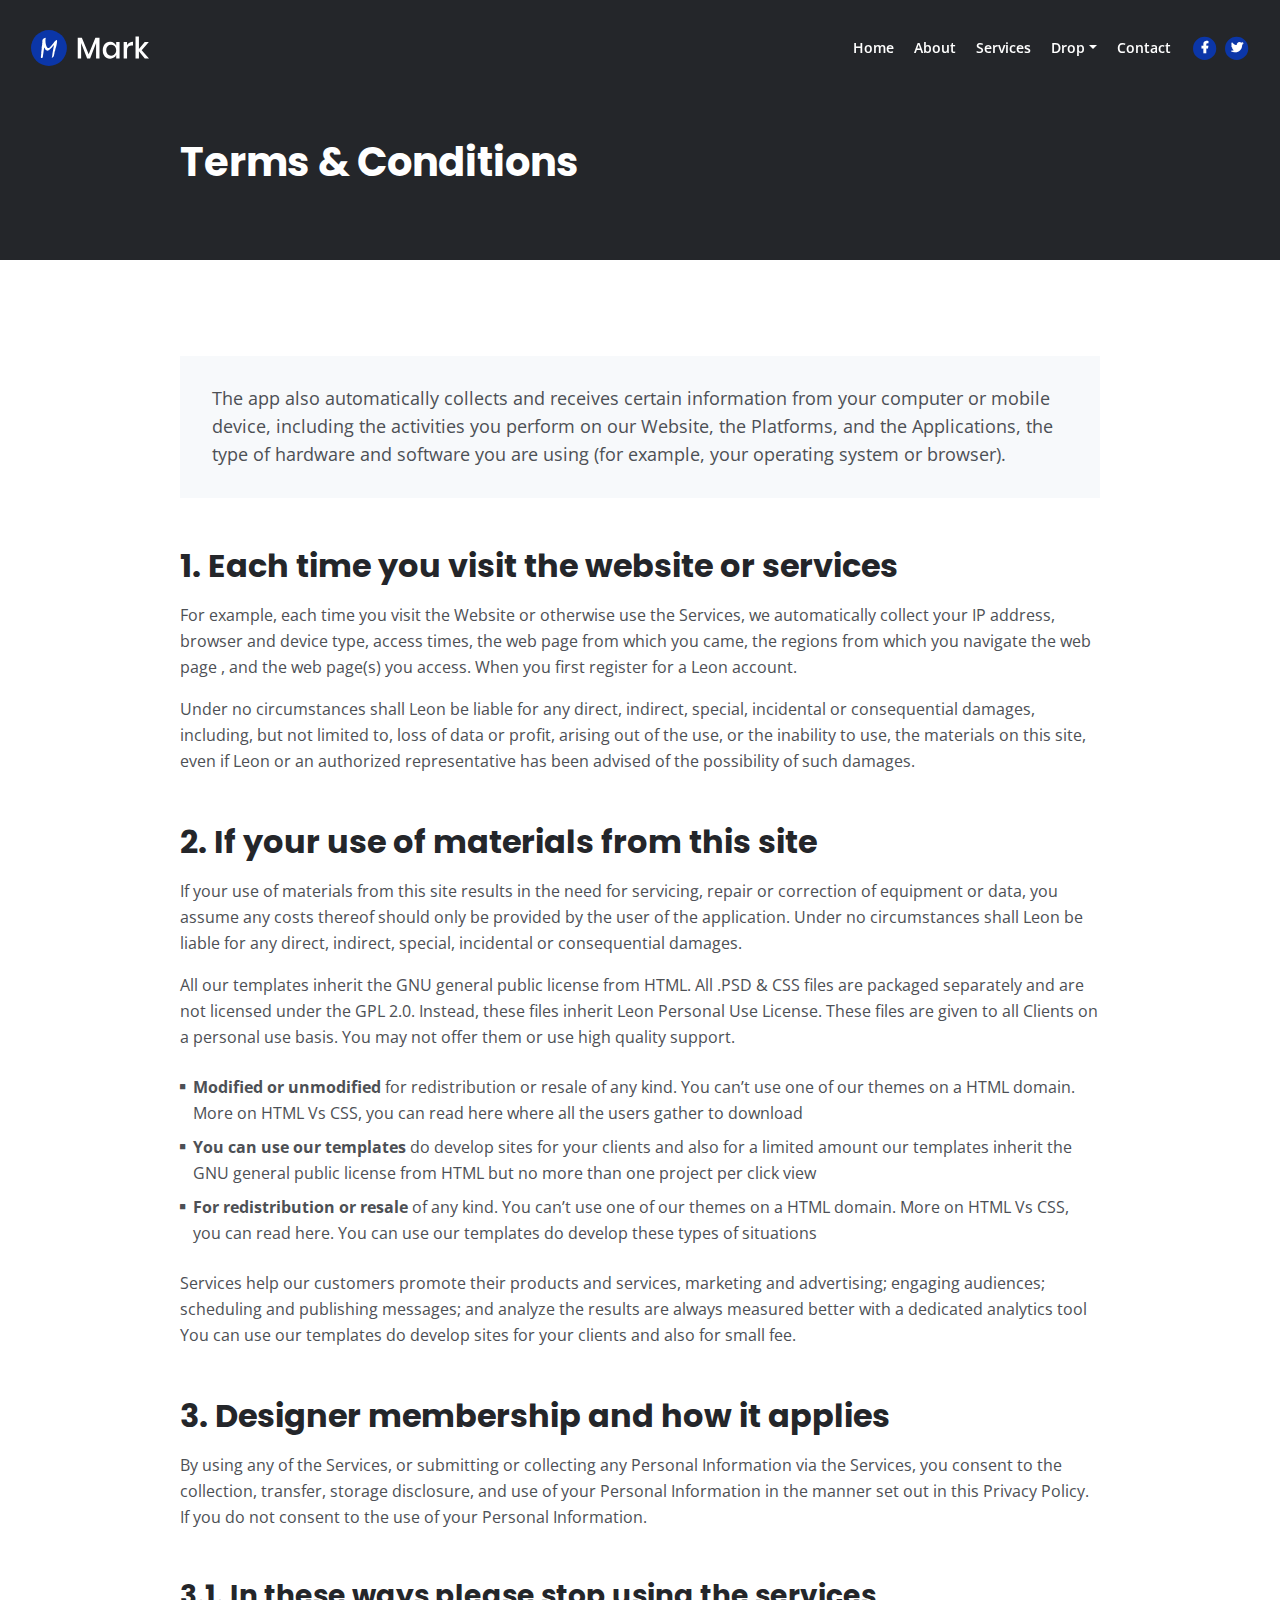
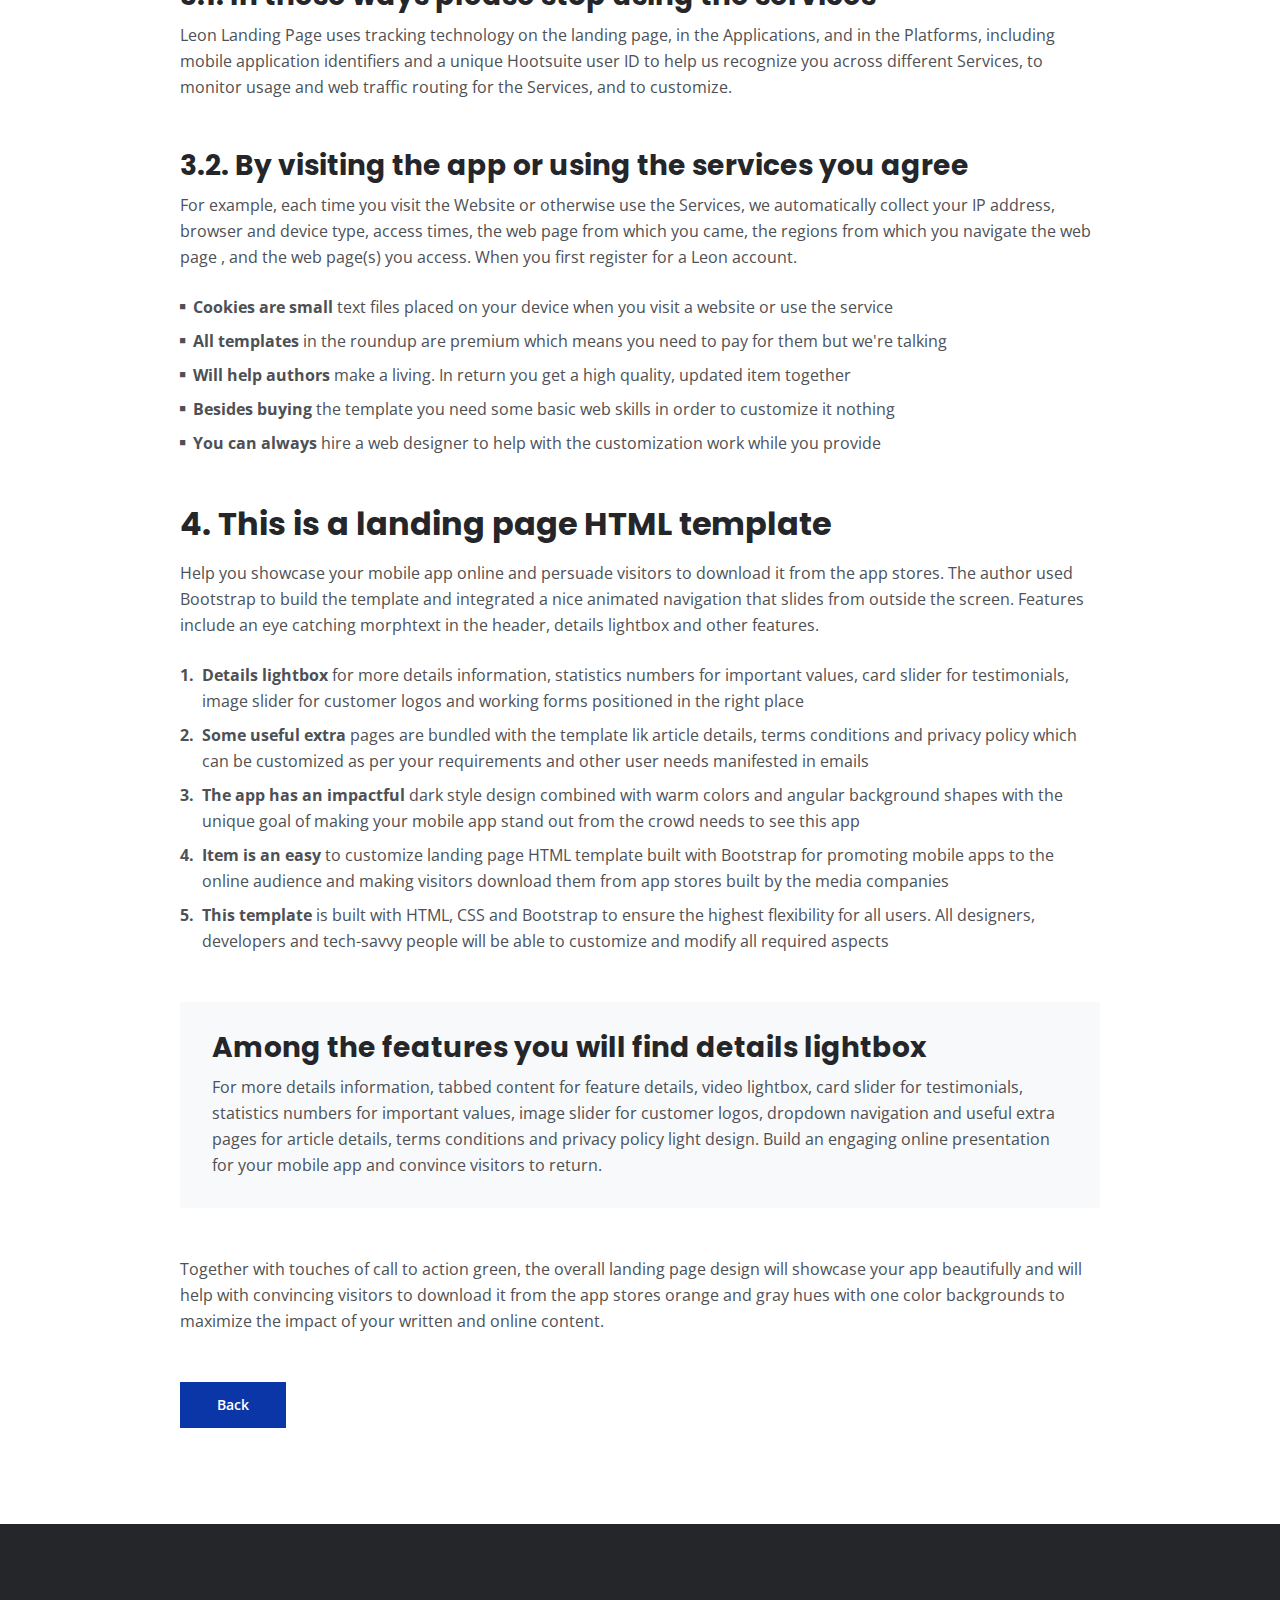
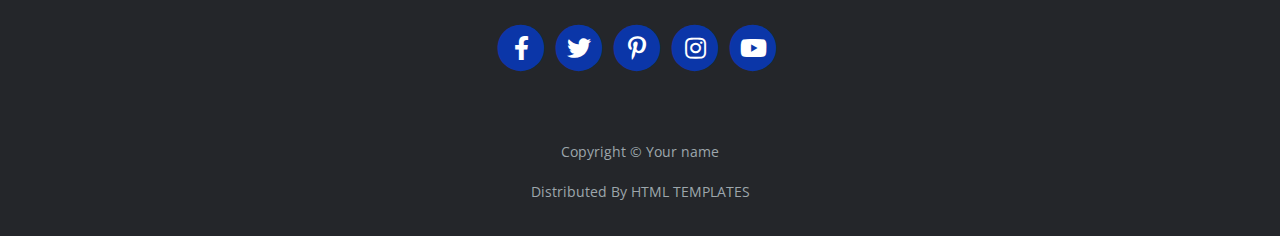
<file: terms.html>
<!DOCTYPE html>
<html lang="en">
<head>
    <meta charset="utf-8">
    <meta name="viewport" content="width=device-width, initial-scale=1, shrink-to-fit=no">
    
    <!-- SEO Meta Tags -->
    <meta name="description" content="Your description">
    <meta name="author" content="Your name">

    <!-- OG Meta Tags to improve the way the post looks when you share the page on Facebook, Twitter, LinkedIn -->
	<meta property="og:site_name" content="" /> <!-- website name -->
	<meta property="og:site" content="" /> <!-- website link -->
	<meta property="og:title" content=""/> <!-- title shown in the actual shared post -->
	<meta property="og:description" content="" /> <!-- description shown in the actual shared post -->
	<meta property="og:image" content="" /> <!-- image link, make sure it's jpg -->
	<meta property="og:url" content="" /> <!-- where do you want your post to link to -->
	<meta name="twitter:card" content="summary_large_image"> <!-- to have large image post format in Twitter -->

    <!-- Webpage Title -->
    <title>Terms & Conditions - Mark</title>
    
    <!-- Styles -->
    <link rel="preconnect" href="https://fonts.gstatic.com">
    <link href="https://fonts.googleapis.com/css2?family=Open+Sans:ital,wght@0,400;0,600;0,700;1,400&family=Poppins:wght@600&display=swap" rel="stylesheet">
    <link href="css/bootstrap.css" rel="stylesheet">
    <link href="css/fontawesome-all.css" rel="stylesheet">
	<link href="css/styles.css" rel="stylesheet">
	
	<!-- Favicon  -->
    <link rel="icon" href="images/favicon.png">
</head>
<body data-spy="scroll" data-target=".fixed-top">
    
    <!-- Navigation -->
    <nav class="navbar navbar-expand-lg fixed-top navbar-dark">
        <div class="container">
            
            <!-- Image Logo -->
            <a class="navbar-brand logo-image" href="index.html"><img src="images/logo.svg" alt="alternative"></a>  

            <!-- Text Logo - Use this if you don't have a graphic logo -->
            <!-- <a class="navbar-brand logo-text page-scroll" href="index.html">Mark</a> -->

            <button class="navbar-toggler p-0 border-0" type="button" data-toggle="offcanvas">
                <span class="navbar-toggler-icon"></span>
            </button>

            <div class="navbar-collapse offcanvas-collapse" id="navbarsExampleDefault">
                <ul class="navbar-nav ml-auto">
                    <li class="nav-item">
                        <a class="nav-link page-scroll" href="index.html#header">Home <span class="sr-only">(current)</span></a>
                    </li>
                    <li class="nav-item">
                        <a class="nav-link page-scroll" href="index.html#about">About</a>
                    </li>
                    <li class="nav-item">
                        <a class="nav-link page-scroll" href="index.html#services">Services</a>
                    </li>
                    <li class="nav-item dropdown">
                        <a class="nav-link dropdown-toggle" href="#" id="dropdown01" data-toggle="dropdown" aria-haspopup="true" aria-expanded="false">Drop</a>
                        <div class="dropdown-menu" aria-labelledby="dropdown01">
                            <a class="dropdown-item page-scroll" href="project.html">Project Details</a>
                            <div class="dropdown-divider"></div>
                            <a class="dropdown-item page-scroll" href="terms.html">Terms Conditions</a>
                            <div class="dropdown-divider"></div>
                            <a class="dropdown-item page-scroll" href="privacy.html">Privacy Policy</a>
                        </div>
                    </li>
                    <li class="nav-item">
                        <a class="nav-link page-scroll" href="index.html#contact">Contact</a>
                    </li>
                </ul>
                <span class="nav-item social-icons">
                    <span class="fa-stack">
                        <a href="#your-link">
                            <i class="fas fa-circle fa-stack-2x"></i>
                            <i class="fab fa-facebook-f fa-stack-1x"></i>
                        </a>
                    </span>
                    <span class="fa-stack">
                        <a href="#your-link">
                            <i class="fas fa-circle fa-stack-2x"></i>
                            <i class="fab fa-twitter fa-stack-1x"></i>
                        </a>
                    </span>
                </span>
            </div> <!-- end of navbar-collapse -->
        </div> <!-- end of container -->
    </nav> <!-- end of navbar -->
    <!-- end of navigation -->


    <!-- Header -->
    <header class="ex-header">
        <div class="container">
            <div class="row">
                <div class="col-xl-10 offset-xl-1">
                    <h1>Terms & Conditions</h1>
                </div> <!-- end of col -->
            </div> <!-- end of row -->
        </div> <!-- end of container -->
    </header> <!-- end of ex-header -->
    <!-- end of header -->


    <!-- Basic -->
    <div class="ex-basic-1 pt-5 pb-5">
        <div class="container">
            <div class="row">
                <div class="col-xl-10 offset-xl-1">
                    <div class="text-box mt-5 mb-5">
                        <p class="p-large">The app also automatically collects and receives certain information from your computer or mobile device, including the activities you perform on our Website, the Platforms, and the Applications, the type of hardware and software you are using (for example, your operating system or browser).</p>
                    </div> <!-- end of text-box -->

                    <h2 class="mb-3">1. Each time you visit the website or services</h2>
                    <p>For example, each time you visit the Website or otherwise use the Services, we automatically collect your IP address, browser and device type, access times, the web page from which you came, the regions from which you navigate the web page , and the web page(s) you access. When you first register for a Leon account.</p>
                    <p class="mb-5">Under no circumstances shall Leon be liable for any direct, indirect, special, incidental or consequential damages, including, but not limited to, loss of data or profit, arising out of the use, or the inability to use, the materials on this site, even if Leon or an authorized representative has been advised of the possibility of such damages.</p>

                    <h2 class="mb-3">2. If your use of materials from this site</h2>
                    <p>If your use of materials from this site results in the need for servicing, repair or correction of equipment or data, you assume any costs thereof should only be provided by the user of the application. Under no circumstances shall Leon be liable for any direct, indirect, special, incidental or consequential damages.</p>
                    <p class="mb-4">All our templates inherit the GNU general public license from HTML. All .PSD & CSS files are packaged separately and are not licensed under the GPL 2.0. Instead, these files inherit Leon Personal Use License. These files are given to all Clients on a personal use basis. You may not offer them or use high quality support.</p>
                    <ul class="list-unstyled li-space-lg mb-4">
                        <li class="media">
                            <i class="fas fa-square"></i>
                            <div class="media-body"><strong>Modified or unmodified</strong> for redistribution or resale of any kind. You can’t use one of our themes on a HTML domain. More on HTML Vs CSS, you can read here where all the users gather to download</div>
                        </li>
                        <li class="media">
                            <i class="fas fa-square"></i>
                            <div class="media-body"><strong>You can use our templates</strong>  do develop sites for your clients and also for a limited amount our templates inherit the GNU general public license from HTML but no more than one project per click view</div>
                        </li>
                        <li class="media">
                            <i class="fas fa-square"></i>
                            <div class="media-body"><strong>For redistribution or resale</strong> of any kind. You can’t use one of our themes on a HTML domain. More on HTML Vs CSS, you can read here. You can use our templates do develop these types of situations</div>
                        </li>
                    </ul>
                    <p class="mb-5">Services help our customers promote their products and services, marketing and advertising; engaging audiences; scheduling and publishing messages; and analyze the results are always measured better with a dedicated analytics tool You can use our templates do develop sites for your clients and also for small fee.</p>

                    <h2 class="mb-3">3. Designer membership and how it applies</h2>
                    <p class="mb-5">By using any of the Services, or submitting or collecting any Personal Information via the Services, you consent to the collection, transfer, storage disclosure, and use of your Personal Information in the manner set out in this Privacy Policy. If you do not consent to the use of your Personal Information.</p>
                    <h3>3.1. In these ways please stop using the services</h3>
                    <p class="mb-5">Leon Landing Page uses tracking technology on the landing page, in the Applications, and in the Platforms, including mobile application identifiers and a unique Hootsuite user ID to help us recognize you across different Services, to monitor usage and web traffic routing for the Services, and to customize.</p>
                    <h3>3.2. By visiting the app or using the services you agree</h3>
                    <p class="mb-4">For example, each time you visit the Website or otherwise use the Services, we automatically collect your IP address, browser and device type, access times, the web page from which you came, the regions from which you navigate the web page , and the web page(s) you access. When you first register for a Leon account.</p>
                    <ul class="list-unstyled li-space-lg mb-5">
                        <li class="media">
                            <i class="fas fa-square"></i>
                            <div class="media-body"><strong>Cookies are small</strong> text files placed on your device when you visit a website or use the service</div>
                        </li>
                        <li class="media">
                            <i class="fas fa-square"></i>
                            <div class="media-body"><strong>All templates</strong> in the roundup are premium which means you need to pay for them but we're talking</div>
                        </li>
                        <li class="media">
                            <i class="fas fa-square"></i>
                            <div class="media-body"><strong>Will help authors </strong> make a living. In return you get a high quality, updated item together</div>
                        </li>
                        <li class="media">
                            <i class="fas fa-square"></i>
                            <div class="media-body"><strong>Besides buying</strong> the template you need some basic web skills in order to customize it nothing</div>
                        </li>
                        <li class="media">
                            <i class="fas fa-square"></i>
                            <div class="media-body"><strong>You can always</strong> hire a web designer to help with the customization work while you provide</div>
                        </li>
                    </ul>
                    
                    <h2 class="mb-3">4. This is a landing page HTML template</h2>
                    <p class="mb-4">Help you showcase your mobile app online and persuade visitors to download it from the app stores. The author used Bootstrap to build the template and integrated a nice animated navigation that slides from outside the screen. Features include an eye catching morphtext in the header, details lightbox and other features.</p>
                    <ul class="list-unstyled li-space-lg mb-5">
                        <li class="media">
                            <strong>1.</strong>
                            <div class="media-body"><strong>Details lightbox</strong> for more details information, statistics numbers for important values, card slider for testimonials, image slider for customer logos and working forms positioned in the right place</div>
                        </li>
                        <li class="media">
                            <strong>2.</strong>
                            <div class="media-body"><strong>Some useful extra</strong> pages are bundled with the template lik article details, terms conditions and privacy policy which can be customized as per your requirements and other user needs manifested in emails</div>
                        </li>
                        <li class="media">
                            <strong>3.</strong>
                            <div class="media-body"><strong>The app has an impactful</strong> dark style design combined with warm colors and angular background shapes with the unique goal of making your mobile app stand out from the crowd needs to see this app</div>
                        </li>
                        <li class="media">
                            <strong>4.</strong>
                            <div class="media-body"><strong>Item is an easy</strong> to customize landing page HTML template built with Bootstrap for promoting mobile apps to the online audience and making visitors download them from app stores built by the media companies</div>
                        </li>
                        <li class="media">
                            <strong>5.</strong>
                            <div class="media-body"><strong>This template</strong> is built with HTML, CSS and Bootstrap to ensure the highest flexibility for all users. All designers, developers and tech-savvy people will be able to customize and modify all required aspects</div>
                        </li>
                    </ul>
                    
                    <div class="text-box mb-5">
                        <h3>Among the features you will find details lightbox</h3>
                        <p>For more details information, tabbed content for feature details, video lightbox, card slider for testimonials, statistics numbers for important values, image slider for customer logos, dropdown navigation and useful extra pages for article details, terms conditions and privacy policy light design. Build an engaging online presentation for your mobile app and convince visitors to return.</p>
                    </div> <!-- end of text-box -->
                    <p class="mb-5">Together with touches of call to action green, the overall landing page design will showcase your app beautifully and will help with convincing visitors to download it from the app stores orange and gray hues with one color backgrounds to maximize the impact of your written and online content.</p>
                    
                    <a class="btn-solid-reg mb-5" href="index.html">Back</a>
                </div> <!-- end of col -->
            </div> <!-- end of row -->
        </div> <!-- end of container -->
    </div> <!-- end of ex-basic-1 -->
    <!-- end of basic -->


    <!-- Footer -->
    <div class="footer bg-gray">
        <div class="container">
            <div class="row">
                <div class="col-lg-12">
                    <div class="social-container">
                        <span class="fa-stack">
                            <a href="#your-link">
                                <i class="fas fa-circle fa-stack-2x"></i>
                                <i class="fab fa-facebook-f fa-stack-1x"></i>
                            </a>
                        </span>
                        <span class="fa-stack">
                            <a href="#your-link">
                                <i class="fas fa-circle fa-stack-2x"></i>
                                <i class="fab fa-twitter fa-stack-1x"></i>
                            </a>
                        </span>
                        <span class="fa-stack">
                            <a href="#your-link">
                                <i class="fas fa-circle fa-stack-2x"></i>
                                <i class="fab fa-pinterest-p fa-stack-1x"></i>
                            </a>
                        </span>
                        <span class="fa-stack">
                            <a href="#your-link">
                                <i class="fas fa-circle fa-stack-2x"></i>
                                <i class="fab fa-instagram fa-stack-1x"></i>
                            </a>
                        </span>
                        <span class="fa-stack">
                            <a href="#your-link">
                                <i class="fas fa-circle fa-stack-2x"></i>
                                <i class="fab fa-youtube fa-stack-1x"></i>
                            </a>
                        </span>
                    </div> <!-- end of social-container -->
                </div> <!-- end of col -->
            </div> <!-- end of row -->
        </div> <!-- end of container -->
    </div> <!-- end of footer -->  
    <!-- end of footer -->


    <!-- Copyright -->
    <div class="copyright bg-gray">
        <div class="container">
            <div class="row">
                <div class="col-lg-12">
                    <p class="p-small">Copyright © <a class="no-line" href="#your-link">Your name</a></p>
                </div> <!-- end of col -->
            </div> <!-- enf of row -->
        </div> <!-- end of container -->

        <div class="container">
            <div class="row">
                <div class="col-lg-12">
                    <p class="p-small">Distributed By <a class="no-line" href="https://htmltemplates.co">HTML TEMPLATES</a></p>
                </div> <!-- end of col -->
            </div> <!-- enf of row -->
        </div> <!-- end of container -->
    </div> <!-- end of copyright --> 
    <!-- end of copyright -->
    
    	
    <!-- Scripts -->
    <script src="js/jquery.min.js"></script> <!-- jQuery for Bootstrap's JavaScript plugins -->
    <script src="js/bootstrap.min.js"></script> <!-- Bootstrap framework -->
    <script src="js/jquery.easing.min.js"></script> <!-- jQuery Easing for smooth scrolling between anchors -->
    <script src="js/scripts.js"></script> <!-- Custom scripts -->
</body>
</html>
</file>
<file: styles.css>
html, body {
  height: 100%;
  margin: 0;
  display: flex;
  flex-direction: column;
}

body {
  font-family: 'Poppins', sans-serif;
  background: #0a192f;
  color: #ccd6f6;
  line-height: 1.6;
}

header {
  background: #112240;
  padding: 1rem 2rem;
  position: fixed;
  top: 0;
  width: 100%;
  z-index: 1000;
}

nav {
  display: flex;
  flex-wrap: wrap;
  justify-content: center;
  align-items: center;
}

.logo {
  font-size: 1.5rem;
  font-weight: 600;
  color: #64ffda;
  margin-right: auto;
}

.nav-links {
  list-style: none;
  display: flex;
  flex-wrap: wrap;
  justify-content: center;
  margin: 0;
  padding: 0;
}

.nav-links li {
  margin: 0 15px;
}

.nav-links a {
  color: #ccd6f6;
  text-decoration: none;
  font-weight: 500;
  transition: color 0.3s ease;
}

.nav-links a:hover {
  color: #64ffda;
}

main.content {
  flex: 1; /* This pushes the footer down when content is short */
  padding: 120px 20px 60px;
  max-width: 1000px;
  margin: auto;
}

footer {
  background: #112240;
  color: #ccd6f6;
  text-align: center;
  padding: 1rem;
}


.home-content h1 {
    font-size: 64px; /* bigger */
    margin-bottom: 20px;
    animation: fadeIn 2s ease-in-out;
}

.home-content p {
    font-size: 40px; /* bigger */
    margin-bottom: 20px;
    animation: fadeIn 2s ease-in-out;
}

/* Projects, Contact, Blog, etc. */
.project-grid {
  display: grid;
  grid-template-columns: repeat(auto-fit, minmax(280px, 1fr));
  gap: 20px;
  margin-top: 2rem;
}

.project-card img {
  width: 100%;
  border-radius: 8px;
}

.project-card {
  background: #112240;
  padding: 1rem;
  border-radius: 10px;
  transition: transform 0.3s ease;
}

.project-card:hover {
  transform: translateY(-8px);
}

.content h2 {
    font-size: 64px; /* bigger */
    margin-bottom: 20px;
    animation: fadeIn 2s ease-in-out;
}

.content li {
    font-size: 28px; /* bigger */
    margin-bottom: 20px;
    animation: fadeIn 2s ease-in-out;
}

.contact-form input,
.contact-form textarea {
  width: 100%;
  padding: 0.8rem;
  margin-bottom: 1rem;
  border: none;
  border-radius: 6px;
  background: #112240;
  color: #ccd6f6;
}

.contact-form button {
  padding: 0.8rem 2rem;
  background: #64ffda;
  color: #0a192f;
  border: none;
  border-radius: 6px;
  cursor: pointer;
  transition: background 0.3s ease;
}

.contact-form button:hover {
  background: #52d1b2;
}

.blog-post {
  margin-bottom: 2rem;
  background: #112240;
  padding: 1rem;
  border-radius: 8px;
}
</file>
<file: css/styles.css>
/* Description: Master CSS file */

/*****************************************
Table Of Contents:
- General Styles
- Navigation
- Header
- About
- Services
- Details
- Projects
- Works
- Testimonials
- Questions
- Contact
- Footer 
- Copyright
- Back To Top Button
- Extra Pages
- Media Queries
******************************************/

/*****************************************
Colors:
- Backgrounds, navbar - black #24262a
- Backgrounds - light gray #f7f9fb
- Buttons, icons - blue #0b36a8
- Headings text - black #24262a
- Body text - dark gray #4d5055
******************************************/


/**************************/
/*     General Styles     */
/**************************/
body,
html {
    width: 100%;
	height: 100%;
}

body, p {
	color: #4d5055; 
	font: 400 1rem/1.625rem "Open Sans", sans-serif;
}

h1 {
	color: #24262a;
	font-weight: 700;
	font-size: 2.5rem;
	line-height: 3.25rem;
	font-family: "Poppins"
}

h2 {
	color: #24262a;
	font-weight: 700;
	font-size: 2rem;
	line-height: 2.5rem;
	font-family: "Poppins"
}

h3 {
	color: #24262a;
	font-weight: 700;
	font-size: 1.75rem;
	line-height: 2.25rem;
	font-family: "Poppins"
}

h4 {
	color: #24262a;
	font-weight: 700;
	font-size: 1.5rem;
	line-height: 2rem;
	font-family: "Poppins"
}

h5 {
	color: #24262a;
	font-weight: 700;
	font-size: 1.25rem;
	line-height: 1.625rem;
	font-family: "Poppins"
}

h6 {
	color: #24262a;
	font-weight: 700;
	font-size: 1rem;
	line-height: 1.375rem;
	font-family: "Poppins"
}

.p-large {
	font-size: 1.125rem;
	line-height: 1.75rem;
}

.p-small {
	font-size: 0.875rem;
	line-height: 1.5rem;
}

.testimonial-text {
	font-style: italic;
}

.testimonial-author {
	font-weight: 700;
	font-size: 1rem;
	line-height: 1.5rem;
}

.li-space-lg li {
	margin-bottom: 0.5rem;
}

a {
	color: #4d5055;
	text-decoration: underline;
}

a:hover {
	color: #4d5055;
	text-decoration: underline;
}

.no-line {
	text-decoration: none;
}

.no-line:hover {
	text-decoration: none;
}

.blue {
	color: #2259ec;
}

.bg-gray {
	background-color: #f7f9fb;
}

.section-divider {
	display: block;
	height: 1px;
	margin: 0;
	border: none;
	background-color: #d3dae2;
}

.btn-solid-reg {
	display: inline-block;
	padding: 1.375rem 2.25rem 1.375rem 2.25rem;
	border: 1px solid #0b36a8;
	background-color: #0b36a8;
	color: #ffffff;
	font-weight: 600;
	font-size: 0.875rem;
	line-height: 0;
	text-decoration: none;
	transition: all 0.2s;
}

.btn-solid-reg:hover {
	background-color: transparent;
	color: #0b36a8; /* needs to stay here because of the color property of a tag */
	text-decoration: none;
}

.btn-solid-lg {
	display: inline-block;
	padding: 1.625rem 2.625rem 1.625rem 2.625rem;
	border: 1px solid #0b36a8;
	background-color: #0b36a8;
	color: #ffffff;
	font-weight: 600;
	font-size: 0.875rem;
	line-height: 0;
	text-decoration: none;
	transition: all 0.2s;
}

.btn-solid-lg:hover {
	background-color: transparent;
	color: #0b36a8; /* needs to stay here because of the color property of a tag */
	text-decoration: none;
}

.btn-outline-reg {
	display: inline-block;
	padding: 1.375rem 2.25rem 1.375rem 2.25rem;
	border: 1px solid #24262a;
	background-color: transparent;
	color: #24262a;
	font-weight: 600;
	font-size: 0.875rem;
	line-height: 0;
	text-decoration: none;
	transition: all 0.2s;
}

.btn-outline-reg:hover {
	background-color: #24262a;
	color: #ffffff;
	text-decoration: none;
}

.btn-outline-lg {
	display: inline-block;
	padding: 1.625rem 2.625rem 1.625rem 2.625rem;
	border: 1px solid #24262a;
	background-color: transparent;
	color: #24262a;
	font-weight: 600;
	font-size: 0.875rem;
	line-height: 0;
	text-decoration: none;
	transition: all 0.2s;
}

.btn-outline-lg:hover {
	background-color: #24262a;
	color: #ffffff;
	text-decoration: none;
}

.btn-outline-sm {
	display: inline-block;
	padding: 1rem 1.5rem 1rem 1.5rem;
	border: 1px solid #24262a;
	background-color: transparent;
	color: #24262a;
	font-weight: 600;
	font-size: 0.875rem;
	line-height: 0;
	text-decoration: none;
	transition: all 0.2s;
}

.btn-outline-sm:hover {
	background-color: #24262a;
	color: #ffffff;
	text-decoration: none;
}

.form-group {
	position: relative;
	margin-bottom: 1.25rem;
}

.label-control {
	position: absolute;
	top: 0.875rem;
	left: 1.5rem;
	color: #7d838a;
	opacity: 1;
	font-size: 0.875rem;
	line-height: 1.375rem;
	cursor: text;
	transition: all 0.2s ease;
}

.form-control-input:focus + .label-control,
.form-control-input.notEmpty + .label-control,
.form-control-textarea:focus + .label-control,
.form-control-textarea.notEmpty + .label-control {
	top: 0.125rem;
	color: #4d5055;
	opacity: 1;
	font-size: 0.75rem;
	font-weight: 700;
}

.form-control-input,
.form-control-select {
	display: block; /* needed for proper display of the label in Firefox, IE, Edge */
	width: 100%;
	padding-top: 1.125rem;
	padding-bottom: 0.125rem;
	padding-left: 1.5rem;
	border: 1px solid #cbcbd1;
	background-color: #ffffff;
	color: #4d5055;
	font-size: 0.875rem;
	line-height: 1.875rem;
	transition: all 0.2s;
	-webkit-appearance: none; /* removes inner shadow on form inputs on ios safari */
}

.form-control-select {
	padding-top: 0.5rem;
	padding-bottom: 0.5rem;
	height: 3.25rem;
	color: #7d838a;
}

select {
    /* you should keep these first rules in place to maintain cross-browser behavior */
    -webkit-appearance: none;
	-moz-appearance: none;
	-ms-appearance: none;
    -o-appearance: none;
    appearance: none;
    background-image: url('../images/down-arrow.png');
    background-position: 96% 50%;
    background-repeat: no-repeat;
    outline: none;
}

.form-control-textarea {
	display: block; /* used to eliminate a bottom gap difference between Chrome and IE/FF */
	width: 100%;
	height: 14rem; /* used instead of html rows to normalize height between Chrome and IE/FF */
	padding-top: 1.5rem;
	padding-left: 1.3125rem;
	border: 1px solid #cbcbd1;
	background-color: #ffffff;
	color: #4d5055;
	font-size: 0.875rem;
	line-height: 1.5rem;
	transition: all 0.2s;
}

.form-control-input:focus,
.form-control-select:focus,
.form-control-textarea:focus {
	border: 1px solid #a1a1a1;
	outline: none; /* Removes blue border on focus */
}

.form-control-input:hover,
.form-control-select:hover,
.form-control-textarea:hover {
	border: 1px solid #a1a1a1;
}

.checkbox {
	font-size: 0.75rem;
	line-height: 1.25rem;
}

input[type='checkbox'] {
	vertical-align: -10%;
	margin-right: 0.5rem;
}

.form-control-submit-button {
	display: inline-block;
	width: 100%;
	height: 3.25rem;
	border: 1px solid #0b36a8;
	border-radius: 32px;
	background-color: #0b36a8;
	color: #ffffff;
	font-weight: 600;
	font-size: 0.875rem;
	line-height: 0;
	cursor: pointer;
	transition: all 0.2s;
}

.form-control-submit-button:hover {
	border: 1px solid #24262a;
	background-color: transparent;
	color: #24262a;
}


/**********************/
/*     Navigation     */
/**********************/
.navbar {
	background-color: #24262a;
	font-weight: 600;
	font-size: 0.875rem;
	line-height: 0.875rem;
	box-shadow: 0 1px 6px 0 rgba(0, 0, 0, 0.025);
}

.navbar .navbar-brand {
	padding-top: 0.125rem;
	padding-bottom: 0.125rem;
}

.navbar .logo-image img {
    width: 118px;
	height: 36px;
}

.navbar .logo-text {
	color: #ffffff;
	font-weight: 700;
	font-size: 1.875rem;
	line-height: 1rem;
	text-decoration: none;
}

.offcanvas-collapse {
	position: fixed;
	top: 3.25rem; /* adjusts the height between the top of the page and the offcanvas menu */
	bottom: 0;
	left: 100%;
	width: 100%;
	padding-right: 1rem;
	padding-left: 1rem;
	overflow-y: auto;
	visibility: hidden;
	background-color: #24262a;
	transition: visibility .3s ease-in-out, -webkit-transform .3s ease-in-out;
	transition: transform .3s ease-in-out, visibility .3s ease-in-out;
	transition: transform .3s ease-in-out, visibility .3s ease-in-out, -webkit-transform .3s ease-in-out;
}

.offcanvas-collapse.open {
	visibility: visible;
	-webkit-transform: translateX(-100%);
	transform: translateX(-100%);
}

.navbar .navbar-nav {
	margin-top: 0.75rem;
	margin-bottom: 0.5rem;
}

.navbar .nav-item .nav-link {
	padding-top: 0.625rem;
	padding-bottom: 0.625rem;
	color: #ffffff;
	text-decoration: none;
	transition: all 0.2s ease;
}

.navbar .nav-item.dropdown.show .nav-link,
.navbar .nav-item .nav-link:hover,
.navbar .nav-item .nav-link.active {
	color: #9c9ead;
}

/* Dropdown Menu */
.navbar .dropdown .dropdown-menu {
	animation: fadeDropdown 0.2s; /* required for the fade animation */
}

@keyframes fadeDropdown {
    0% {
        opacity: 0;
    }

    100% {
        opacity: 1;
	}
}

.navbar .dropdown-menu {
	margin-top: 0.5rem;
	margin-bottom: 0.5rem;
	border: none;
	background-color: #24262a;
}

.navbar .dropdown-item {
	padding-top: 0.5rem;
	padding-bottom: 0.5rem;
	color: #ffffff;
	font-weight: 600;
	font-size: 0.875rem;
	line-height: 0.875rem;
	text-decoration: none;
}

.navbar .dropdown-item:hover {
	background-color: #24262a;
	color: #9c9ead;
}

.navbar .dropdown-divider {
	width: 100%;
	height: 1px;
	margin: 0.5rem auto 0.5rem auto;
	border: none;
	background-color: #505050;
}
/* end of dropdown menu */

.navbar .fa-stack {
	width: 2em;
	margin-right: 0.25rem;
	font-size: 0.75rem;
}

.navbar .fa-stack-2x {
	color: #0b36a8;
	transition: all 0.2s ease;
}

.navbar .fa-stack-1x {
	color: #ffffff;
	transition: all 0.2s ease;
}

.navbar .fa-stack:hover .fa-stack-2x {
	color: #ffffff;
}

.navbar .fa-stack:hover .fa-stack-1x {
	color: #0b36a8;
}

.navbar .navbar-toggler {
	padding: 0;
	border: none;
	font-size: 1.25rem;
}


/******************/
/*     Header     */
/******************/
.header {
	padding-top: 7rem;
	padding-bottom: 5.5rem;
	background: linear-gradient(rgba(0, 0, 0, 0.1), rgba(0, 0, 0, 0.1)), url('../images/header-background.jpg') center center no-repeat;
	background-size: cover;
	text-align: center;
}

.header .h1-large {
	margin-bottom: 1.75rem;
	color: #ffffff;
}

.header .btn-solid-lg:hover {
	border: 1px solid #ffffff;
	color: #ffffff;
}

.header .btn-outline-lg {
	padding: 1.625rem 1.625rem 1.625rem 1.625rem;
	border: none;
	color: #ffffff;
}

.header .btn-outline-lg:hover {
	background: transparent;
	color: #9c9ead;
	text-decoration: none;
}

.header .btn-outline-lg .fas {
	margin-right: 0.375rem;
}


/*****************/
/*     About     */
/*****************/
.basic-1 {
	padding-top: 7.75rem;
	padding-bottom: 5.25rem;
}

.basic-1 .text-container {
	margin-bottom: 3rem;
}

.basic-1 .time {
	margin-bottom: 0.5rem;
	color: #0b36a8;
	font-weight: 600;
	font-size: 0.875rem;
	line-height: 1.5rem;
	font-family: "Poppins";
}

.basic-1 h6 {
	margin-bottom: 0.125rem;
}


/********************/
/*     Services     */
/********************/
.basic-2 {
	padding-top: 7.75rem;
	padding-bottom: 5.25rem;
}

.basic-2 .h2-heading {
	margin-bottom: 0.75rem;
	text-align: center;
}

.basic-2 .p-heading {
	margin-bottom: 4rem;
	text-align: center;
}

.basic-2 .text-box {
	margin-bottom: 3rem;
	padding: 3.5rem 1rem 2.125rem 1rem;
	border: 1px solid #cfd7de;
}

.basic-2 .fas,
.basic-2 .far {
	margin-bottom: 1.75rem;
	color: #0b36a8;
	font-size: 3.5rem;
}

.basic-2 h4 {
	letter-spacing: 1px;
}


/*******************/
/*     Details     */
/*******************/
.split .area-1 {
	height: 430px;
	background: linear-gradient(to bottom right, rgba(25, 26, 29, 0.5), rgba(25, 26, 29, 0.5)), url('../images/details-background.jpg') center center no-repeat;
	background-size: cover;
}

.split .area-2 {
	padding-top: 7.75rem;
	padding-bottom: 7.75rem;
}

.split p {
	margin-bottom: 2.25rem;
}

.split .icons-container {
	margin-top: 3rem;
}

.split .icons-container img {
	width: 50px;
	margin-right: 0.625rem;
	margin-bottom: 0.75rem;
}


/********************/
/*     Projects     */
/********************/
.basic-3 {
	padding-top: 7.75rem;
	padding-bottom: 1rem;
}

.basic-3 .h2-heading {
	margin-bottom: 0.75rem;
	text-align: center;
}

.basic-3 .p-heading {
	margin-bottom: 4rem;
	text-align: center;
}

.basic-3 .text-container {
	margin-bottom: 4rem;
}

.basic-3 .image-container {
	margin-bottom: 1rem;
}

/* Hover Animation */
.basic-3 .image-container {
	overflow: hidden;
	margin-right: auto;
	margin-left: auto;
}

.basic-3 .image-container img {
	margin: 0;
	transition: all 0.2s;
}

.basic-3 .image-container:hover img {
	-moz-transform: scale(1.1);
	-webkit-transform: scale(1.1);
	transform: scale(1.1);
} 
/* end of hover animation */


/*****************/
/*     Works     */
/*****************/
.basic-4 {
	padding-bottom: 1rem;
}

.basic-4 .text-container {
	margin-bottom: 4rem;
}

.basic-4 .image-container {
	margin-bottom: 1rem;
}

/* Hover Animation */
.basic-4 .image-container {
	overflow: hidden;
	margin-right: auto;
	margin-left: auto;
}

.basic-4 .image-container img {
	margin: 0;
	transition: all 0.2s;
}

.basic-4 .image-container:hover img {
	-moz-transform: scale(1.15);
	-webkit-transform: scale(1.15);
	transform: scale(1.15);
} 
/* end of hover animation */


/************************/
/*     Testimonials     */
/************************/
.cards-1 {
	padding-top: 3rem;
	padding-bottom: 3.875rem;
}

.cards-1 .h2-heading {
	margin-bottom: 3rem;
	text-align: center;
}

.cards-1 .card {
	margin-bottom: 4rem;
	border: none;
}

.cards-1 .card-body {
	padding: 0;
	text-align: center;
}

.cards-1 .testimonial-text {
	margin-bottom: 1.625rem;
}

.cards-1 img {
	display: inline-block;
	width: 60px;
	margin-bottom: 0.875rem;
	border-radius: 50%;
}

.cards-1 .text {
	margin-top: 0.375rem;
}

.cards-1 .testimonial-author {
	color: #24262a;
}

.cards-1 .testimonial-author,
.cards-1 .occupation {
	font-size: 0.875rem;
	line-height: 1.375rem;
}


/*********************/
/*     Questions     */
/*********************/
.accordion-1 {
	padding-top: 7.75rem;
	padding-bottom: 6.75rem;
}

.accordion-1 .h2-heading {
	margin-bottom: 2.5rem;
	text-align: center;
}

.accordion-1 .card {
	margin-bottom: 1.75rem;
	border: none;
}

.accordion-1 .card-header {
	padding: 0;
	border: none;
	background-color: transparent;
}

.accordion-1 .card button {
	padding: 0;
	color: #24262a;
	font-weight: 600;
	font-size: 1.125rem;
	line-height: 1.75rem;
	font-family: 'Poppins';
}

.accordion-1 .card button:hover {
	text-decoration: none;
}

.accordion-1 .card button:before {
	float: left;
	margin-right: 0.625rem;
	font-family: 'Font Awesome 5 Free';
	font-weight: 900;
	content: "\f078";
	transition: all 0.2s;
}

.accordion-1 .card button.collapsed:before {
	-webkit-transform: rotate(180deg);
	-moz-transform: rotate(180deg);
	transform: rotate(180deg);
} 

.accordion-1 .card-body {
	padding: 0.75rem 1.5rem 0.5rem 1.5rem;
}


/*******************/
/*     Contact     */
/*******************/
.form-1 {
	padding-top: 7.75rem;
	padding-bottom: 7rem;
	text-align: center;
}

.form-1 .h2-heading {
	margin-bottom: 0.75rem;
	text-align: center;
}

.form-1 .p-heading {
	margin-bottom: 4rem;
}


/******************/
/*     Footer     */
/******************/
.footer {
	padding-top: 6.25rem;
	padding-bottom: 2rem;
	background-color: #24262a;
	text-align: center;
}

.footer a {
	text-decoration: none;
}

.footer .fa-stack {
	width: 2em;
	margin-bottom: 1.25rem;
	margin-right: 0.375rem;
	font-size: 1.5rem;
}

.footer .fa-stack .fa-stack-1x {
    color: #ffffff;
	transition: all 0.2s ease;
}

.footer .fa-stack .fa-stack-2x {
	color: #0b36a8;
	transition: all 0.2s ease;
}

.footer .fa-stack:hover .fa-stack-1x {
	color: #0b36a8;
}

.footer .fa-stack:hover .fa-stack-2x {
    color: #ffffff;
}


/*********************/
/*     Copyright     */
/*********************/
.copyright {
	padding-top: 1rem;
	padding-bottom: 1rem;
	background-color: #24262a;
	text-align: center;
}

.copyright .p-small {
	color: #9da6ac;
	text-align: center;
}

.copyright a {
	color: #9da6ac;
}


/******************************/
/*     Back To Top Button     */
/******************************/
a.back-to-top {
	position: fixed;
	z-index: 999;
	right: 12px;
	bottom: 12px;
	display: none;
	width: 42px;
	height: 42px;
	border-radius: 30px;
	background: #3a424d url("../images/up-arrow.png") no-repeat center 47%;
	background-size: 18px 18px;
	text-indent: -9999px;
}

a:hover.back-to-top {
	background-color: #0b36a8;
}


/***********************/
/*     Extra Pages     */
/***********************/
.ex-header {
	padding-top: 8.5rem;
	padding-bottom: 4rem;
	background-color: #24262a;
}

.ex-header h1 {
	color: #ffffff;
}

.ex-basic-1 .list-unstyled .fas {
	font-size: 0.375rem;
	line-height: 1.625rem;
}

.ex-basic-1 .list-unstyled .media-body {
	margin-left: 0.5rem;
}

.ex-basic-1 .text-box {
	padding: 1.25rem 1.25rem 0.5rem 1.25rem;
	background-color: #f7f9fb;
}

.ex-cards-1 .card {
	border: none;
	background-color: transparent;
}

.ex-cards-1 .card .fa-stack {
	width: 2em;
	font-size: 1.125rem;
}

.ex-cards-1 .card .fa-stack-2x {
	color: #0b36a8;
}

.ex-cards-1 .card .fa-stack-1x {
	color: #ffffff;
	font-weight: 700;
	line-height: 2.125rem;
}

.ex-cards-1 .card .list-unstyled .media-body {
	margin-left: 0.75rem;
}

.ex-cards-1 .card .list-unstyled .media-body h5 {
	margin-top: 0.125rem;
	margin-bottom: 0.375rem;
}


/*************************/
/*     Media Queries     */
/*************************/	
/* Min-width 768px */
@media (min-width: 768px) {

	/* Header */
	.header {
		padding-top: 11rem;
		padding-bottom: 9rem;
	}
	/* end of header */


	/* Services */
	.basic-2 .text-box {
		padding-right: 2.125rem;
		padding-left: 2.125rem;
	}
	/* end of services */


	/* Extra Pages */
	.ex-basic-1 .text-box {
		padding: 1.75rem 2rem 0.875rem 2rem;
	}
	/* end of extra pages */
}
/* end of min-width 768px */


/* Min-width 992px */
@media (min-width: 992px) {
	
	/* General Styles */
	.h2-heading {
		width: 35.25rem;
		margin-right: auto;
		margin-left: auto;
	}

	.p-heading {
		width: 46rem;
		margin-right: auto;
		margin-left: auto;
	}
	/* end of general styles */


	/* Navigation */
	.navbar {
		padding-top: 1.75rem;
		background-color: transparent;
		box-shadow: none;
		transition: all 0.2s;
	}

	.navbar.top-nav-collapse {
		padding-top: 0.5rem;
		padding-top: 0.5rem;
		background-color: #24262a;
		box-shadow: 0 3px 6px 0 rgba(0, 0, 0, 0.025);
	}

	.offcanvas-collapse {
		position: static;
		top: auto;
		bottom: auto;
		left: auto;
		width: auto;
		padding-right: 0;
		padding-left: 0;
		background-color: transparent;
		overflow-y: visible;
		visibility: visible;
	}

	.offcanvas-collapse.open {
		-webkit-transform: none;
		transform: none;
	}

	.navbar .navbar-nav {
		margin-top: 0;
		margin-bottom: 0;
	}
	
	.navbar .nav-item .nav-link {
		padding-right: 0.625rem;
		padding-left: 0.625rem;
	}

	.navbar .dropdown-menu {
		margin-top: 0.25rem;
		box-shadow: 0 3px 3px 1px rgba(0, 0, 0, 0.08);
	}

	.navbar .dropdown-divider {
		width: 90%;
	}

	.navbar .social-icons {
		margin-left: 0.5rem;
	}
	
	.navbar .fa-stack {
		margin-right: 0;
		margin-left: 0.25rem;
	}
	/* end of navigation */


	/* Header */
	.header {
		padding-top: 15rem;
		padding-bottom: 14rem;
		text-align: left;
	}
	/* end of header */


	/* Details */
	.split {
		height: 760px;
	}
	
	.split .area-1 {
		height: 100%;
		width: 50%;
		display: inline-block;
	}
	
	.split .area-2 {
		height: 100%;
		width: 50%;
		display: inline-block;
		vertical-align: top;
	}

	.split .text-container {
		width: 400px;
		margin-left: 3rem;
	}
	/* end of details */


	/* Testimonials */
	.cards-1 .card {
		display: inline-block;
		width: 290px;
		vertical-align: top;
	}

	.cards-1 .card:nth-of-type(3n+2) {
		margin-right: 1.5rem;
		margin-left: 1.5rem;
	}

	.cards-1 .card-body {
		text-align: left;
	}

	.cards-1 .details {
		display: flex;
		align-items: flex-start;
	}
	
	.cards-1 .details .text {
		flex-direction: column;
	}
	
	.cards-1 .details img {
		margin-right: 1.125rem;
	}
	/* end of testimonials */


	/* Accordion */
	.accordion-1 .accordion {
		width: 730px;
		margin-right: auto;
		margin-left: auto;
	}
	/* end of accordion */


	/* Contact */
	.form-1 form {
		width: 790px;
		margin-right: auto;
		margin-left: auto;
	}
	/* end of contact */


	/* Extra Pages */
	.ex-cards-1 .card {
		display: inline-block;
		width: 296px;
		vertical-align: top;
	}

	.ex-cards-1 .card:nth-of-type(3n+2) {
		margin-right: 1rem;
		margin-left: 1rem;
	}
	/* end of extra pages */
}
/* end of min-width 992px */


/* Min-width 1200px */
@media (min-width: 1200px) {

	/* General Styles */
	.h1-large {
		font-size: 3.75rem;
		line-height: 4.625rem;
	}
	/* end of general styles */


	/* Navigation */
	.navbar .container {
		max-width: 1330px;
	}
	/* end of navigation */


	/* Header */
	.header {
		padding-top: 18.25rem;
		padding-bottom: 17.25rem;
	}
	/* end of header */


	/* About */
	.basic-1 .text-container.first {
		margin-right: 2rem;
	}

	.basic-1 .text-container.second {
		margin-right: 1rem;
		margin-left: 1rem;
	}

	.basic-1 .text-container.third {
		margin-left: 2rem;
	}
	/* end of about */


	/* Details */
	.split {
		height: 700px;
	}

	.split .text-container {
		width: 460px;
		margin-left: 5rem;
	}
	/* end of details */


	/* Testimonials */
	.cards-1 .card {
		width: 338px;
	}
	
	.cards-1 .card:nth-of-type(3n+2) {
		margin-right: 2.625rem;
		margin-left: 2.625rem;
	}
	/* end of testimonials */
	

	/* Extra Pages */
	.ex-cards-1 .card {
		width: 336px;
	}

	.ex-cards-1 .card:nth-of-type(3n+2) {
		margin-right: 2.875rem;
		margin-left: 2.875rem;
	}
	/* end of extra pages */
}
/* end of min-width 1200px */
</file>
